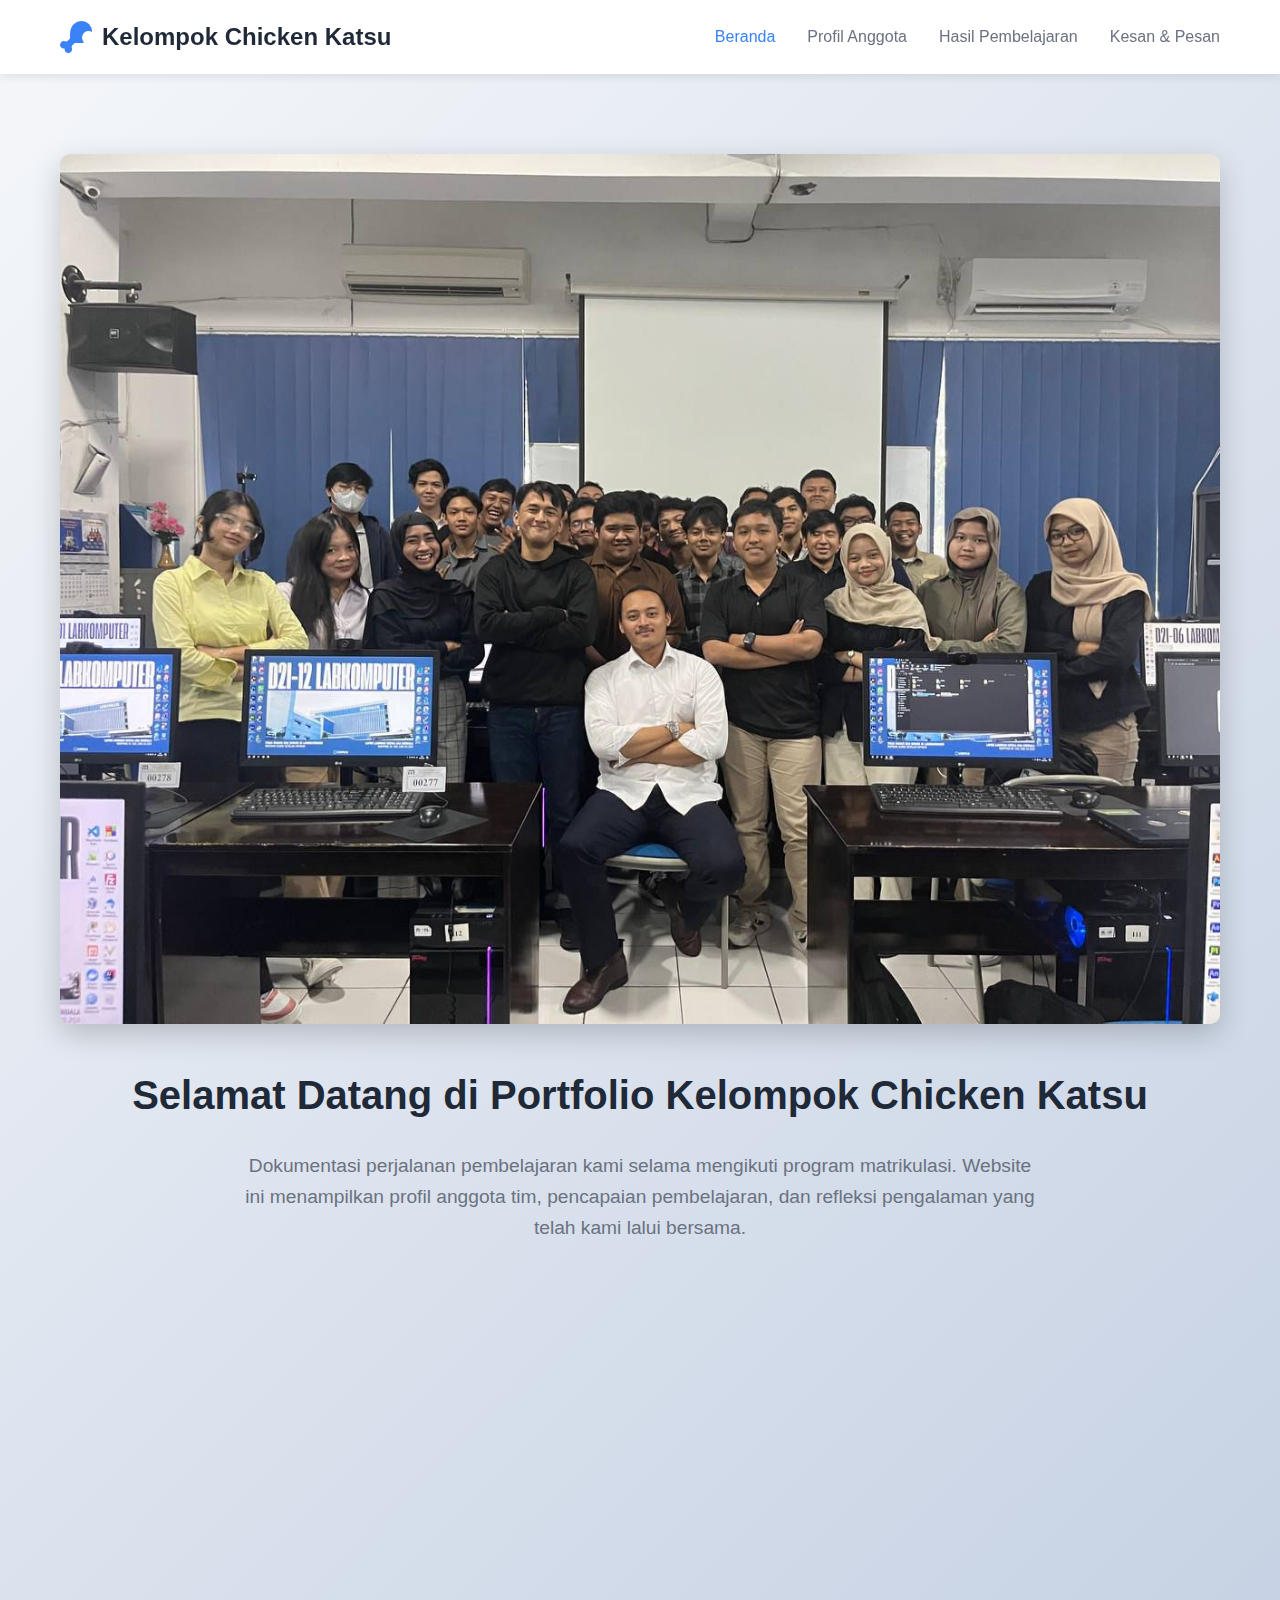
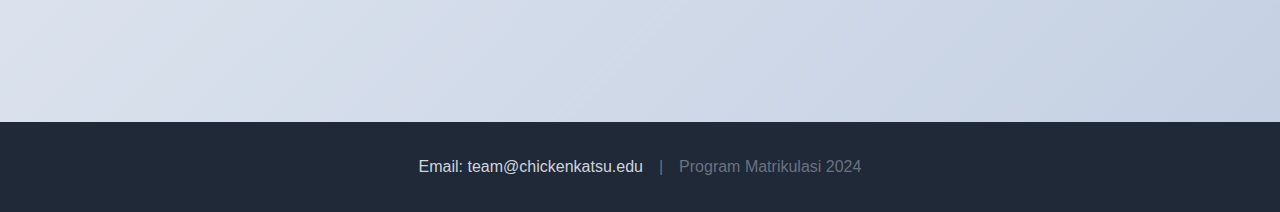
<file: index.html>
<!DOCTYPE html>
<html lang="id">
<head>
    <meta charset="UTF-8">
    <meta name="viewport" content="width=device-width, initial-scale=1.0">
    <title>Kelompok Chicken Katsu</title>
    <link rel="stylesheet" href="styles.css">
    <link href="https://cdnjs.cloudflare.com/ajax/libs/font-awesome/6.0.0/css/all.min.css" rel="stylesheet">
    
</head>
<body>
    <!-- Header -->
    <header class="header">
        <div class="container">
            <div class="nav-brand">
                <i class="fa-solid fa-drumstick-bite"></i>
                <h1>Kelompok Chicken Katsu</h1>
            </div>
            <nav class="nav-menu" id="navMenu">
                <a href="index.html" class="nav-link active">Beranda</a>
                <a href="profil-anggota.html" class="nav-link">Profil Anggota</a>
                <a href="hasil-pembelajaran.html" class="nav-link">Hasil Pembelajaran</a>
                <a href="kesan-pesan.html" class="nav-link">Kesan & Pesan</a>
            </nav>
            <div class="mobile-menu-btn" id="mobileMenuBtn">
                <i class="fas fa-bars"></i>
            </div>
        </div>
    </header>

    <!-- Hero Section -->
    <section class="hero">
        <div class="container">
            <div class="hero-content">
                <div class="hero-image">
                    <img src="photo/banner.jpeg" alt="Tim Matrikulasi Banner">
                </div>
                <h2>Selamat Datang di Portfolio Kelompok Chicken Katsu</h2>
                <p>Dokumentasi perjalanan pembelajaran kami selama mengikuti program matrikulasi. Website ini menampilkan profil anggota tim, pencapaian pembelajaran, dan refleksi pengalaman yang telah kami lalui bersama.</p>
                
                <div class="feature-cards">
                    <a href="profil-anggota.html" class="feature-card">
                        <i class="fas fa-users"></i>
                        <h3>Profil Anggota</h3>
                        <p>Kenali anggota tim dan pencapaian individual</p>
                    </a>
                    <a href="hasil-pembelajaran.html" class="feature-card">
                        <i class="fas fa-book-open"></i>
                        <h3>Hasil Pembelajaran</h3>
                        <p>Skill dan pencapaian yang telah kami peroleh</p>
                    </a>
                    <a href="kesan-pesan.html" class="feature-card">
                        <i class="fas fa-comments"></i>
                        <h3>Kesan & Pesan</h3>
                        <p>Refleksi dan pesan</p>
                    </a>
                </div>
            </div>
        </div>
    </section>

    <!-- Footer -->
    <footer class="footer">
        <div class="container">
            <div class="footer-links">
                <a href="mailto:team@matrikulasi.edu">Email: team@chickenkatsu.edu</a>
                <span>|</span>
                <span>Program Matrikulasi 2024</span>
            </div>
        </div>
    </footer>
    <script src="script.js"></script>
    
</body>
</html>
</file>
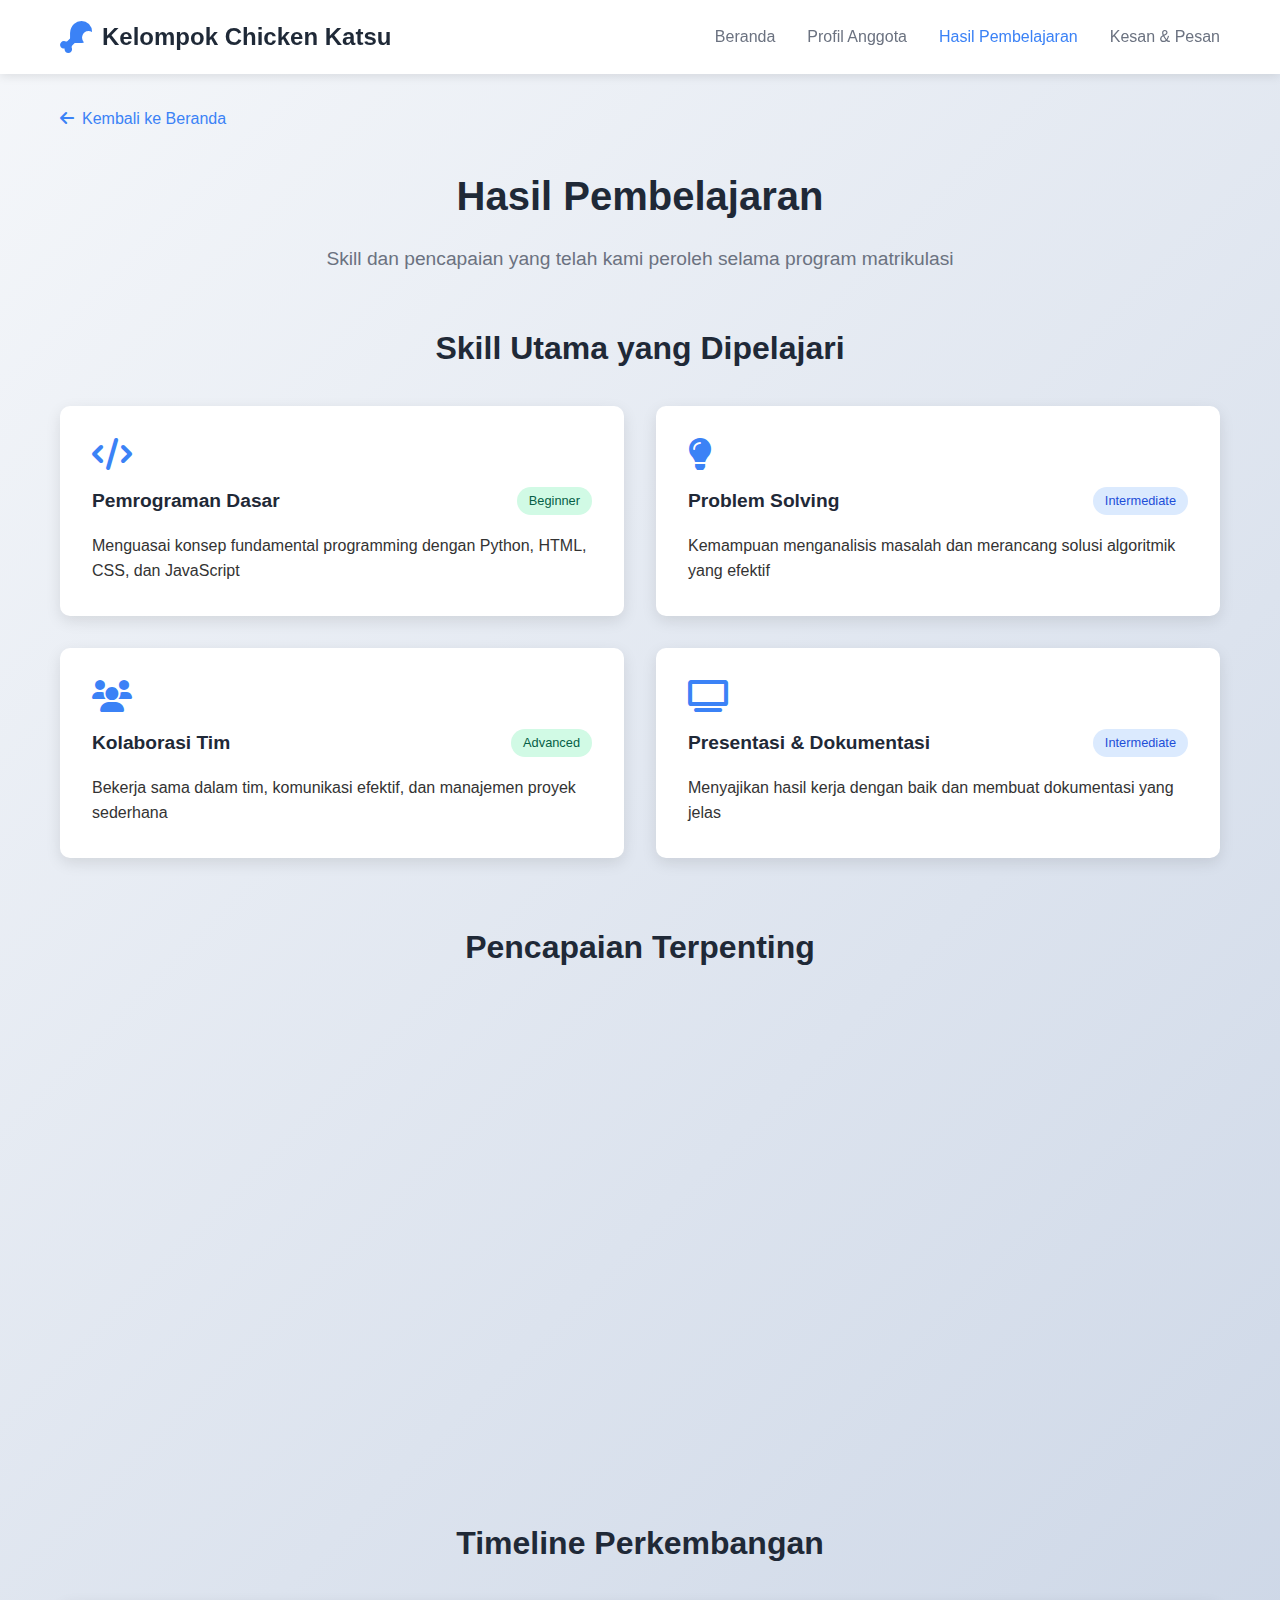
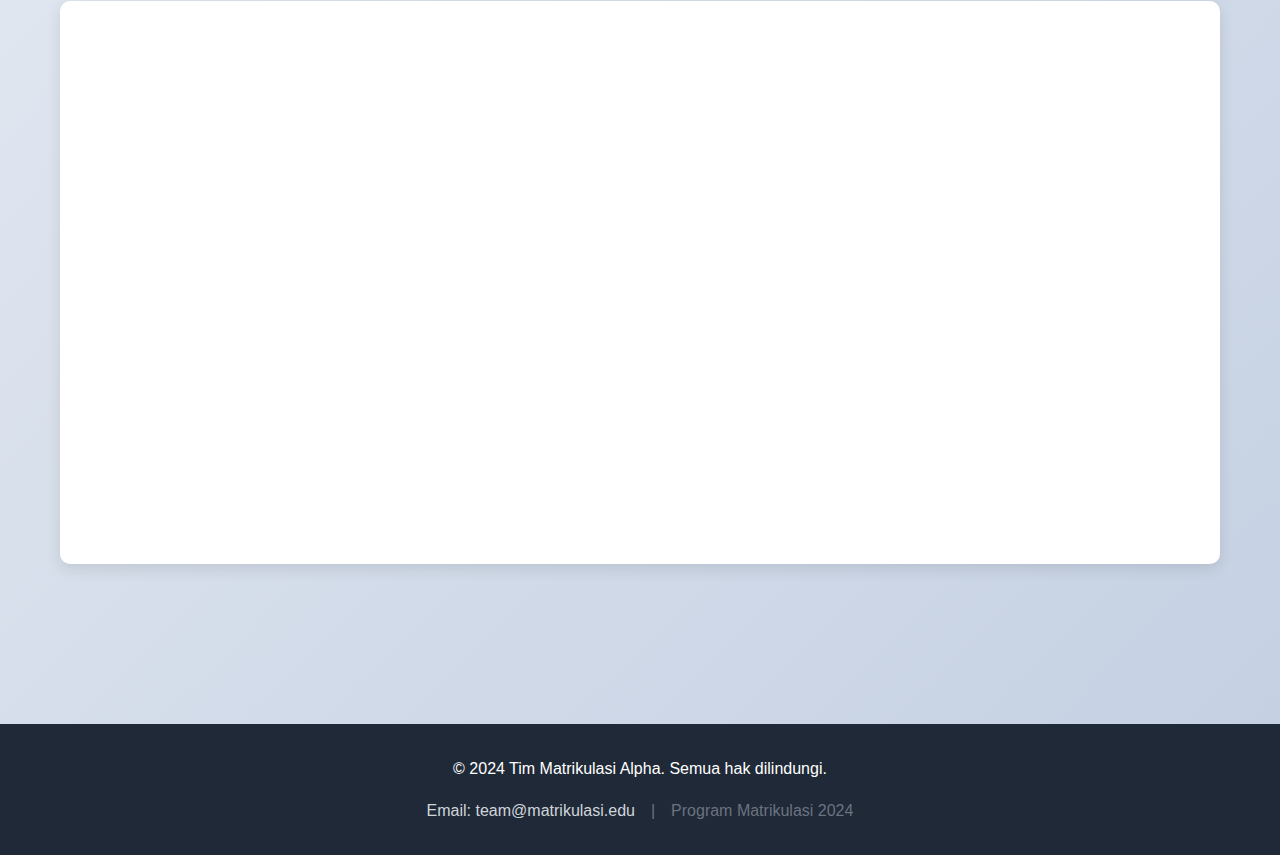
<file: hasil-pembelajaran.html>
<!DOCTYPE html>
<html lang="id">
<head>
    <meta charset="UTF-8">
    <meta name="viewport" content="width=device-width, initial-scale=1.0">
    <title>Hasil Pembelajaran - Tim Matrikulasi Alpha</title>
    <link rel="stylesheet" href="styles.css">
    <link href="https://cdnjs.cloudflare.com/ajax/libs/font-awesome/6.0.0/css/all.min.css" rel="stylesheet">
</head>
<body>
    <!-- Header -->
    <header class="header">
        <div class="container">
            <div class="nav-brand">
                <i class="fa-solid fa-drumstick-bite"></i>
                <h1>Kelompok Chicken Katsu</h1>
            </div>
            <nav class="nav-menu" id="navMenu">
                <a href="index.html" class="nav-link">Beranda</a>
                <a href="profil-anggota.html" class="nav-link">Profil Anggota</a>
                <a href="hasil-pembelajaran.html" class="nav-link active">Hasil Pembelajaran</a>
                <a href="kesan-pesan.html" class="nav-link">Kesan & Pesan</a>
            </nav>
            <div class="mobile-menu-btn" id="mobileMenuBtn">
                <i class="fas fa-bars"></i>
            </div>
        </div>
    </header>

    <!-- Content -->
    <main class="main-content">
        <div class="container">
            <div class="back-link">
                <a href="index.html">
                    <i class="fas fa-arrow-left"></i>
                    Kembali ke Beranda
                </a>
            </div>

            <div class="page-header">
                <h2>Hasil Pembelajaran</h2>
                <p>Skill dan pencapaian yang telah kami peroleh selama program matrikulasi</p>
            </div>

            <!-- Skills Section -->
            <section class="section">
                <h3>Skill Utama yang Dipelajari</h3>
                <div class="skills-grid">
                    <div class="skill-card">
                        <i class="fas fa-code"></i>
                        <div class="skill-info">
                            <h4>Pemrograman Dasar</h4>
                            <span class="skill-level advanced">Beginner</span>
                        </div>
                        <p>Menguasai konsep fundamental programming dengan Python, HTML, CSS, dan JavaScript</p>
                    </div>

                    <div class="skill-card">
                        <i class="fas fa-lightbulb"></i>
                        <div class="skill-info">
                            <h4>Problem Solving</h4>
                            <span class="skill-level intermediate">Intermediate</span>
                        </div>
                        <p>Kemampuan menganalisis masalah dan merancang solusi algoritmik yang efektif</p>
                    </div>

                    <div class="skill-card">
                        <i class="fas fa-users"></i>
                        <div class="skill-info">
                            <h4>Kolaborasi Tim</h4>
                            <span class="skill-level advanced">Advanced</span>
                        </div>
                        <p>Bekerja sama dalam tim, komunikasi efektif, dan manajemen proyek sederhana</p>
                    </div>

                    <div class="skill-card">
                        <i class="fas fa-tv"></i>
                        <div class="skill-info">
                            <h4>Presentasi & Dokumentasi</h4>
                            <span class="skill-level intermediate">Intermediate</span>
                        </div>
                        <p>Menyajikan hasil kerja dengan baik dan membuat dokumentasi yang jelas</p>
                    </div>
                </div>
            </section>

            <!-- Achievements Section -->
            <section class="section">
                <h3>Pencapaian Terpenting</h3>
                <div class="achievements-list">
                    <div class="achievement-item">
                        <div class="achievement-number">1</div>
                        <div class="achievement-content">
                            <h4>Menyelesaikan Course Code.org</h4>
                            <p>Semua anggota tim berhasil menyelesaikan course programming fundamentals di Code.org dengan nilai memuaskan</p>
                        </div>
                    </div>

                    <div class="achievement-item">
                        <div class="achievement-number">2</div>
                        <div class="achievement-content">
                            <h4>Proyek Website Portfolio Tim</h4>
                            <p>Berhasil mengembangkan website portfolio yang responsif dan user-friendly menggunakan HTML, CSS, dan JavaScript</p>
                        </div>
                    </div>

                    <div class="achievement-item">
                        <div class="achievement-number">3</div>
                        <div class="achievement-content">
                            <h4>Presentasi Akhir Program</h4>
                            <p>Mempresentasikan hasil pembelajaran dan proyek di hadapan dosen dan mahasiswa lain dengan percaya diri</p>
                        </div>
                    </div>
                </div>
            </section>

            <!-- Timeline Section -->
            <section class="section">
                <h3>Timeline Perkembangan</h3>
                <div class="timeline">
                    <div class="timeline-item">
                        <div class="timeline-icon">
                            <i class="fas fa-calendar"></i>
                        </div>
                        <div class="timeline-content">
                            <span class="timeline-week">Minggu 1-2</span>
                            <h4>Pengenalan Dasar</h4>
                            <p>Belajar konsep dasar programming dan algoritma</p>
                        </div>
                    </div>

                    <div class="timeline-item">
                        <div class="timeline-icon">
                            <i class="fas fa-calendar"></i>
                        </div>
                        <div class="timeline-content">
                            <span class="timeline-week">Minggu 3-4</span>
                            <h4>Praktik Coding</h4>
                            <p>Mulai coding dengan Python dan menyelesaikan challenge di Code.org</p>
                        </div>
                    </div>

                    <div class="timeline-item">
                        <div class="timeline-icon">
                            <i class="fas fa-calendar"></i>
                        </div>
                        <div class="timeline-content">
                            <span class="timeline-week">Minggu 5-6</span>
                            <h4>Web Development</h4>
                            <p>Belajar HTML, CSS, dan JavaScript untuk pengembangan web</p>
                        </div>
                    </div>

                    <div class="timeline-item">
                        <div class="timeline-icon">
                            <i class="fas fa-calendar"></i>
                        </div>
                        <div class="timeline-content">
                            <span class="timeline-week">Minggu 7-8</span>
                            <h4>Proyek Tim</h4>
                            <p>Mengerjakan proyek website portfolio secara kolaboratif</p>
                        </div>
                    </div>
                </div>
            </section>
        </div>
    </main>

    <!-- Footer -->
    <footer class="footer">
        <div class="container">
            <p>&copy; 2024 Tim Matrikulasi Alpha. Semua hak dilindungi.</p>
            <div class="footer-links">
                <a href="mailto:team@matrikulasi.edu">Email: team@matrikulasi.edu</a>
                <span>|</span>
                <span>Program Matrikulasi 2024</span>
            </div>
        </div>
    </footer>

    <script src="script.js"></script>
</body>
</html>
</file>
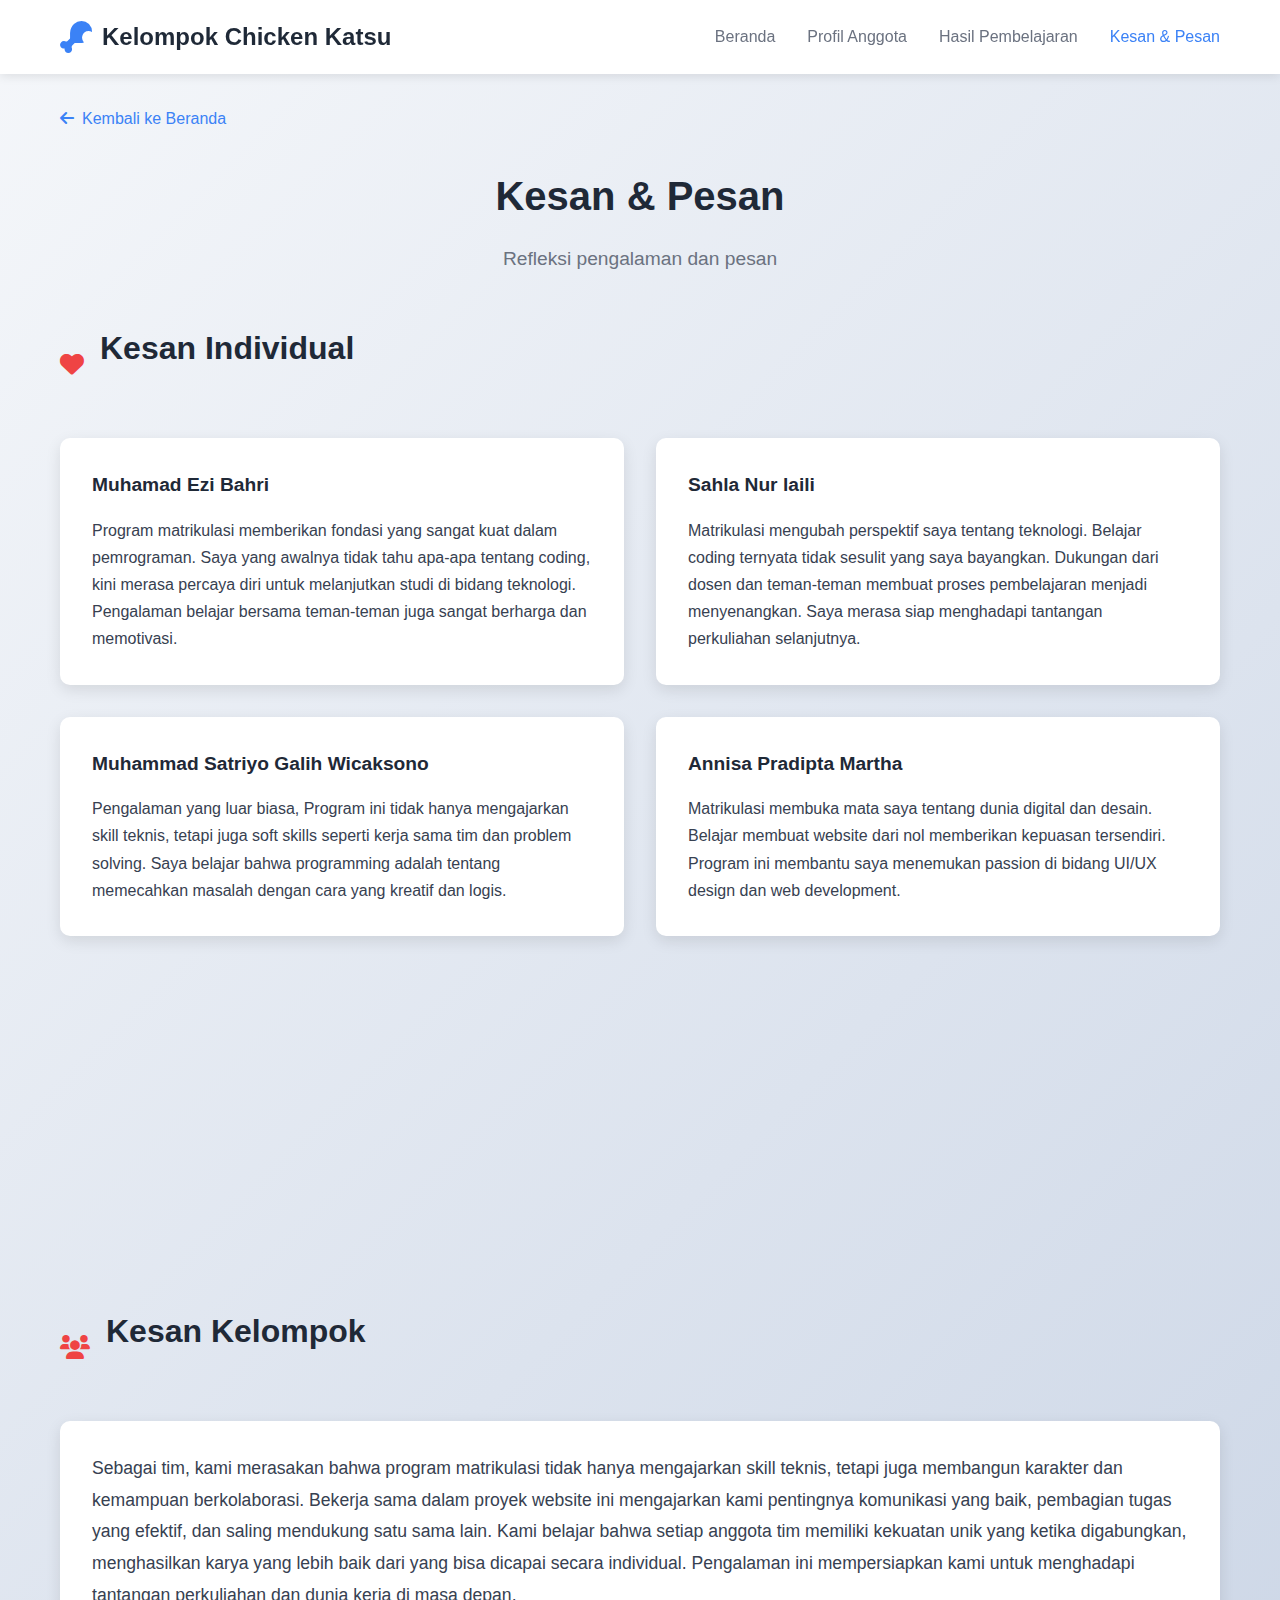
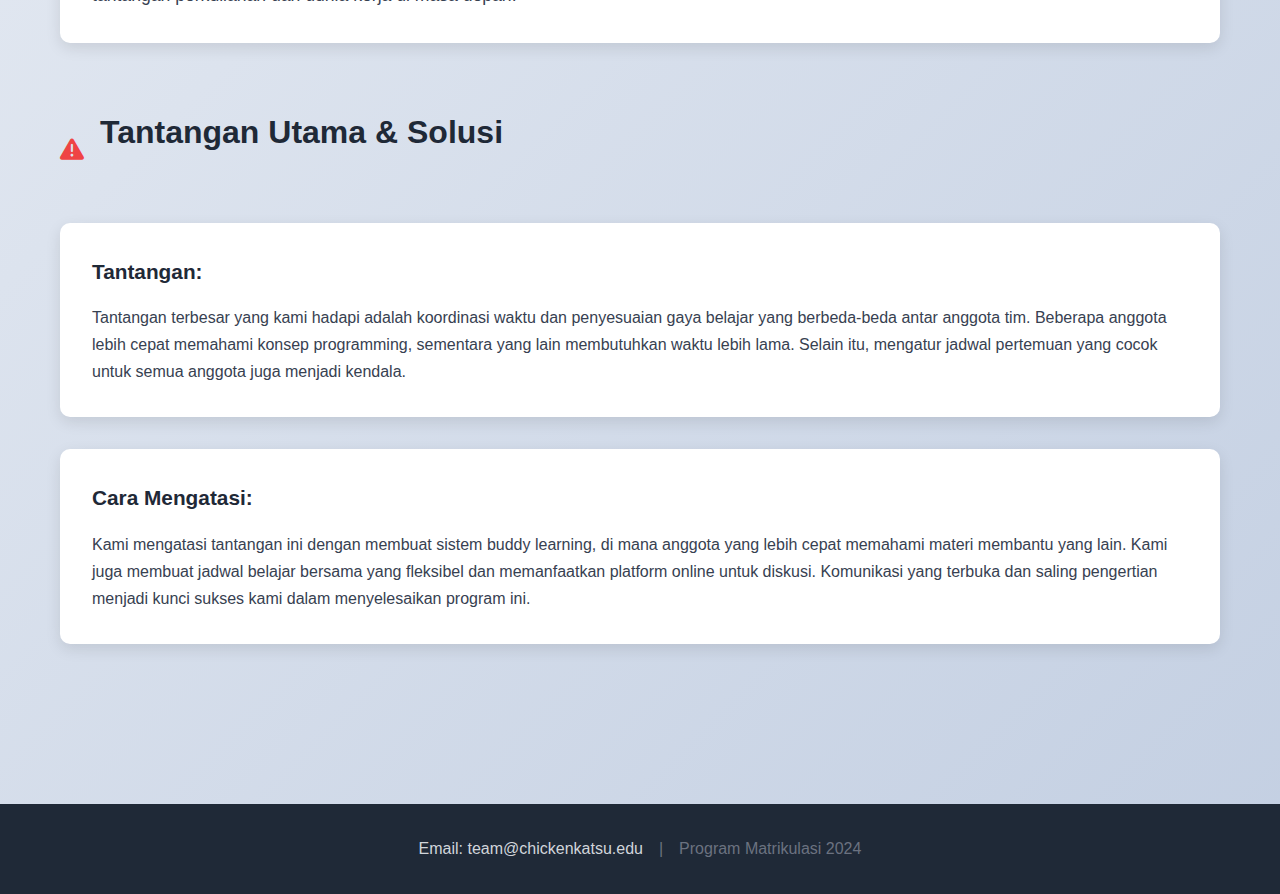
<file: kesan-pesan.html>
<!DOCTYPE html>
<html lang="id">
<head>
    <meta charset="UTF-8">
    <meta name="viewport" content="width=device-width, initial-scale=1.0">
    <title>Kesan & Pesan - Tim Matrikulasi Alpha</title>
    <link rel="stylesheet" href="styles.css">
    <link href="https://cdnjs.cloudflare.com/ajax/libs/font-awesome/6.0.0/css/all.min.css" rel="stylesheet">
</head>
<body>
    <!-- Header -->
   <header class="header">
    <div class="container">
        <div class="nav-brand">
            <i class="fa-solid fa-drumstick-bite"></i>
            <h1>Kelompok Chicken Katsu</h1>
        </div>
        <nav class="nav-menu" id="navMenu">
            <a href="index.html" class="nav-link">Beranda</a>
            <a href="profil-anggota.html" class="nav-link">Profil Anggota</a>
            <a href="hasil-pembelajaran.html" class="nav-link">Hasil Pembelajaran</a>
            <a href="kesan-pesan.html" class="nav-link active">Kesan & Pesan</a>
        </nav>
        <div class="mobile-menu-btn" id="mobileMenuBtn">
            <i class="fas fa-bars"></i>
        </div>
    </div>
    </header>

    <!-- Content -->
    <main class="main-content">
        <div class="container">
            <div class="back-link">
                <a href="index.html">
                    <i class="fas fa-arrow-left"></i>
                    Kembali ke Beranda
                </a>
            </div>

            <div class="page-header">
                <h2>Kesan & Pesan</h2>
                <p>Refleksi pengalaman dan pesan</p>
            </div>

            <!-- Individual Impressions -->
            <section class="section">
                <div class="section-header">
                    <i class="fas fa-heart"></i>
                    <h3>Kesan Individual</h3>
                </div>
                <div class="impressions-grid">
                    <div class="impression-card">
                        <h4>Muhamad Ezi Bahri</h4>
                        <p>Program matrikulasi memberikan fondasi yang sangat kuat dalam pemrograman. Saya yang awalnya tidak tahu apa-apa tentang coding, kini merasa percaya diri untuk melanjutkan studi di bidang teknologi. Pengalaman belajar bersama teman-teman juga sangat berharga dan memotivasi.</p>
                    </div>

                    <div class="impression-card">
                        <h4>Sahla Nur laili</h4>
                        <p>Matrikulasi mengubah perspektif saya tentang teknologi. Belajar coding ternyata tidak sesulit yang saya bayangkan. Dukungan dari dosen dan teman-teman membuat proses pembelajaran menjadi menyenangkan. Saya merasa siap menghadapi tantangan perkuliahan selanjutnya.</p>
                    </div>

                    <div class="impression-card">
                        <h4>Muhammad Satriyo Galih Wicaksono</h4>
                        <p>Pengalaman yang luar biasa, Program ini tidak hanya mengajarkan skill teknis, tetapi juga soft skills seperti kerja sama tim dan problem solving. Saya belajar bahwa programming adalah tentang memecahkan masalah dengan cara yang kreatif dan logis.</p>
                    </div>

                    <div class="impression-card">
                        <h4>Annisa Pradipta Martha</h4>
                        <p>Matrikulasi membuka mata saya tentang dunia digital dan desain. Belajar membuat website dari nol memberikan kepuasan tersendiri. Program ini membantu saya menemukan passion di bidang UI/UX design dan web development.</p>
                    </div>

                    <div class="impression-card">
                        <h4>Della Puspitasari</h4>
                        <p>Program matrikulasi telah membuka wawasan saya tentang dunia pemrograman. Saya yang dulunya awam kini memiliki dasar yang kuat untuk melangkah ke tahap pembelajaran yang lebih tinggi. Kebersamaan dengan teman-teman dalam belajar memberikan motivasi tambahan untuk terus mengembangkan diri di bidang teknologi.</p>
                    </div>
                </div>
            </section>

            <!-- Group Impression -->
            <section class="section">
                <div class="section-header">
                    <i class="fas fa-users"></i>
                    <h3>Kesan Kelompok</h3>
                </div>
                <div class="group-impression">
                    <p>Sebagai tim, kami merasakan bahwa program matrikulasi tidak hanya mengajarkan skill teknis, tetapi juga membangun karakter dan kemampuan berkolaborasi. Bekerja sama dalam proyek website ini mengajarkan kami pentingnya komunikasi yang baik, pembagian tugas yang efektif, dan saling mendukung satu sama lain. Kami belajar bahwa setiap anggota tim memiliki kekuatan unik yang ketika digabungkan, menghasilkan karya yang lebih baik dari yang bisa dicapai secara individual. Pengalaman ini mempersiapkan kami untuk menghadapi tantangan perkuliahan dan dunia kerja di masa depan.</p>
                </div>
            </section>

            <!-- Challenge Section -->
            <section class="section">
                <div class="section-header">
                    <i class="fas fa-exclamation-triangle"></i>
                    <h3>Tantangan Utama & Solusi</h3>
                </div>
                <div class="challenge-section">
                    <div class="challenge-item">
                        <h4>Tantangan:</h4>
                        <p>Tantangan terbesar yang kami hadapi adalah koordinasi waktu dan penyesuaian gaya belajar yang berbeda-beda antar anggota tim. Beberapa anggota lebih cepat memahami konsep programming, sementara yang lain membutuhkan waktu lebih lama. Selain itu, mengatur jadwal pertemuan yang cocok untuk semua anggota juga menjadi kendala.</p>
                    </div>
                    <div class="solution-item">
                        <h4>Cara Mengatasi:</h4>
                        <p>Kami mengatasi tantangan ini dengan membuat sistem buddy learning, di mana anggota yang lebih cepat memahami materi membantu yang lain. Kami juga membuat jadwal belajar bersama yang fleksibel dan memanfaatkan platform online untuk diskusi. Komunikasi yang terbuka dan saling pengertian menjadi kunci sukses kami dalam menyelesaikan program ini.</p>
                    </div>
                </div>
            </section>
        </div>
    </main>

    <!-- Footer -->
    <footer class="footer">
        <div class="container">
            <div class="footer-links">
                <a href="mailto:team@matrikulasi.edu">Email: team@chickenkatsu.edu</a>
                <span>|</span>
                <span>Program Matrikulasi 2024</span>
            </div>
        </div>
    </footer>
    <script src="script.js"></script>

    <script src="script.js"></script>
</body>
</html>
</file>
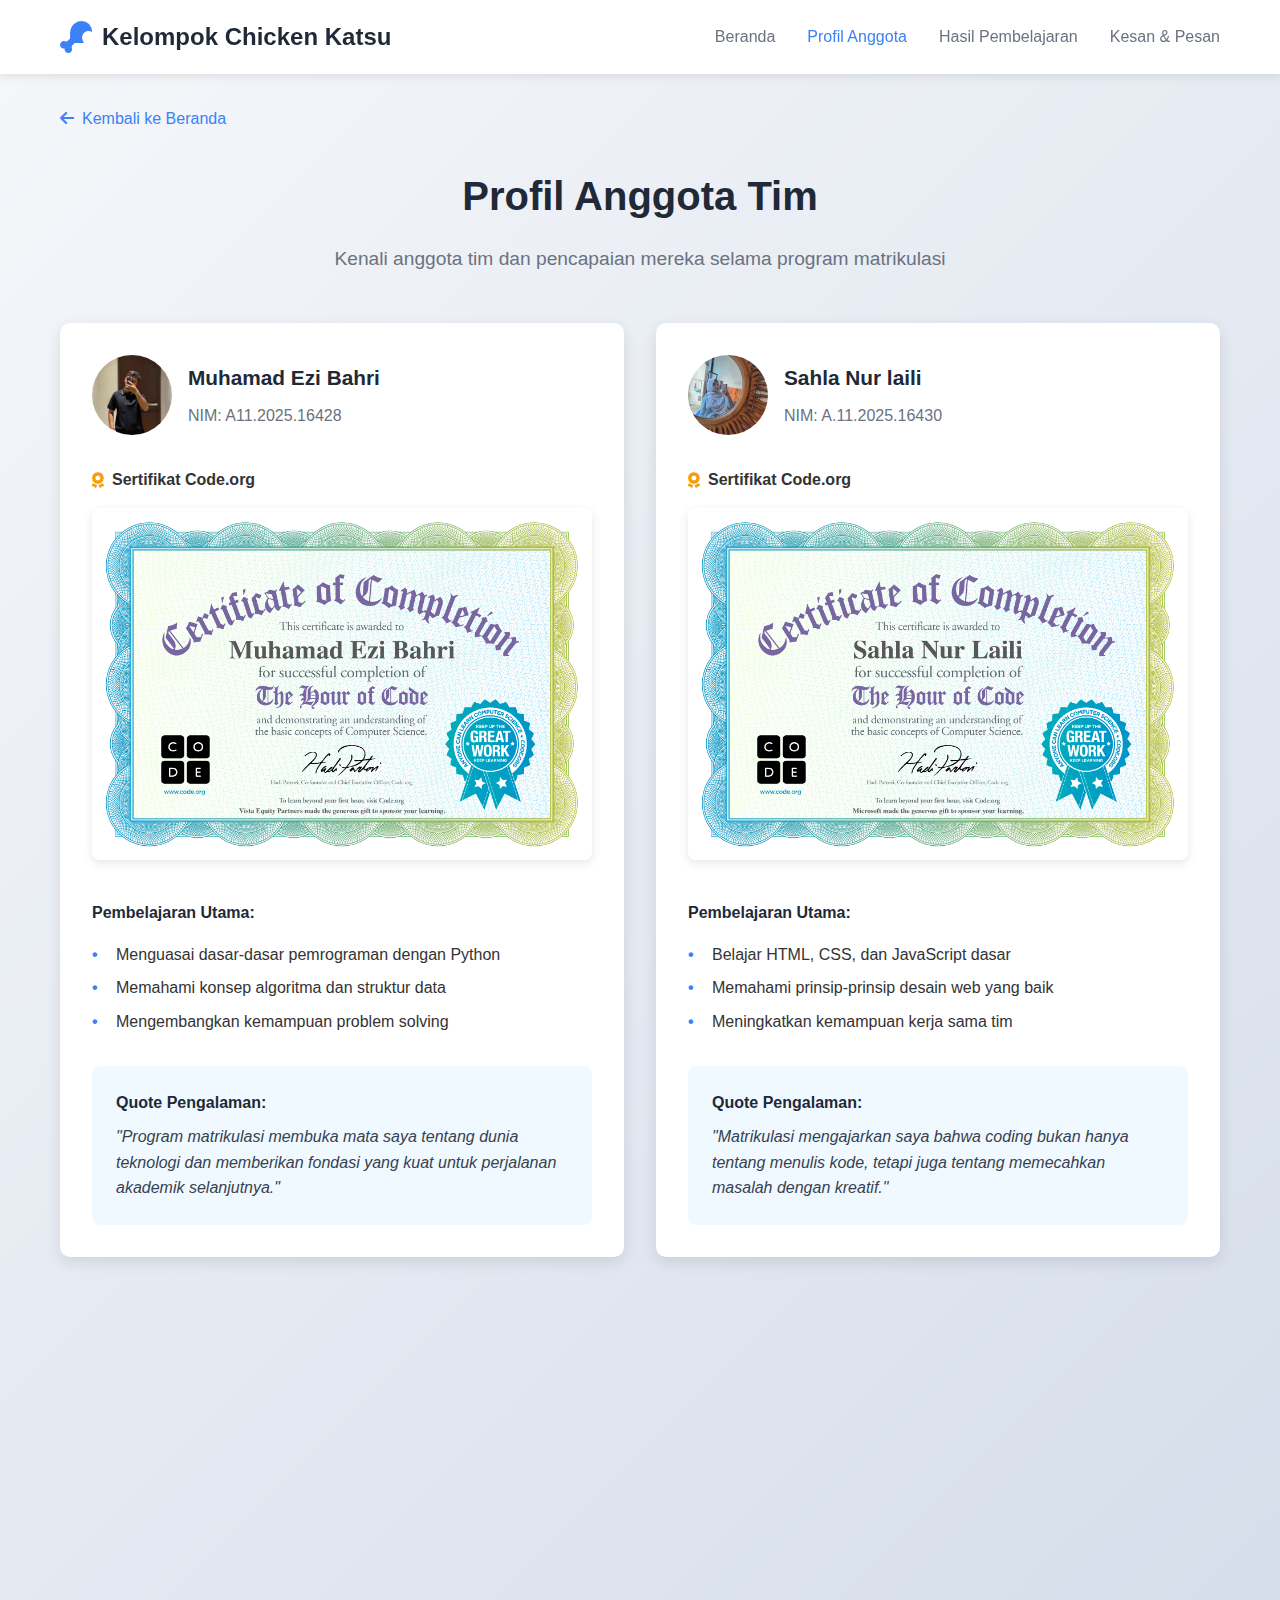
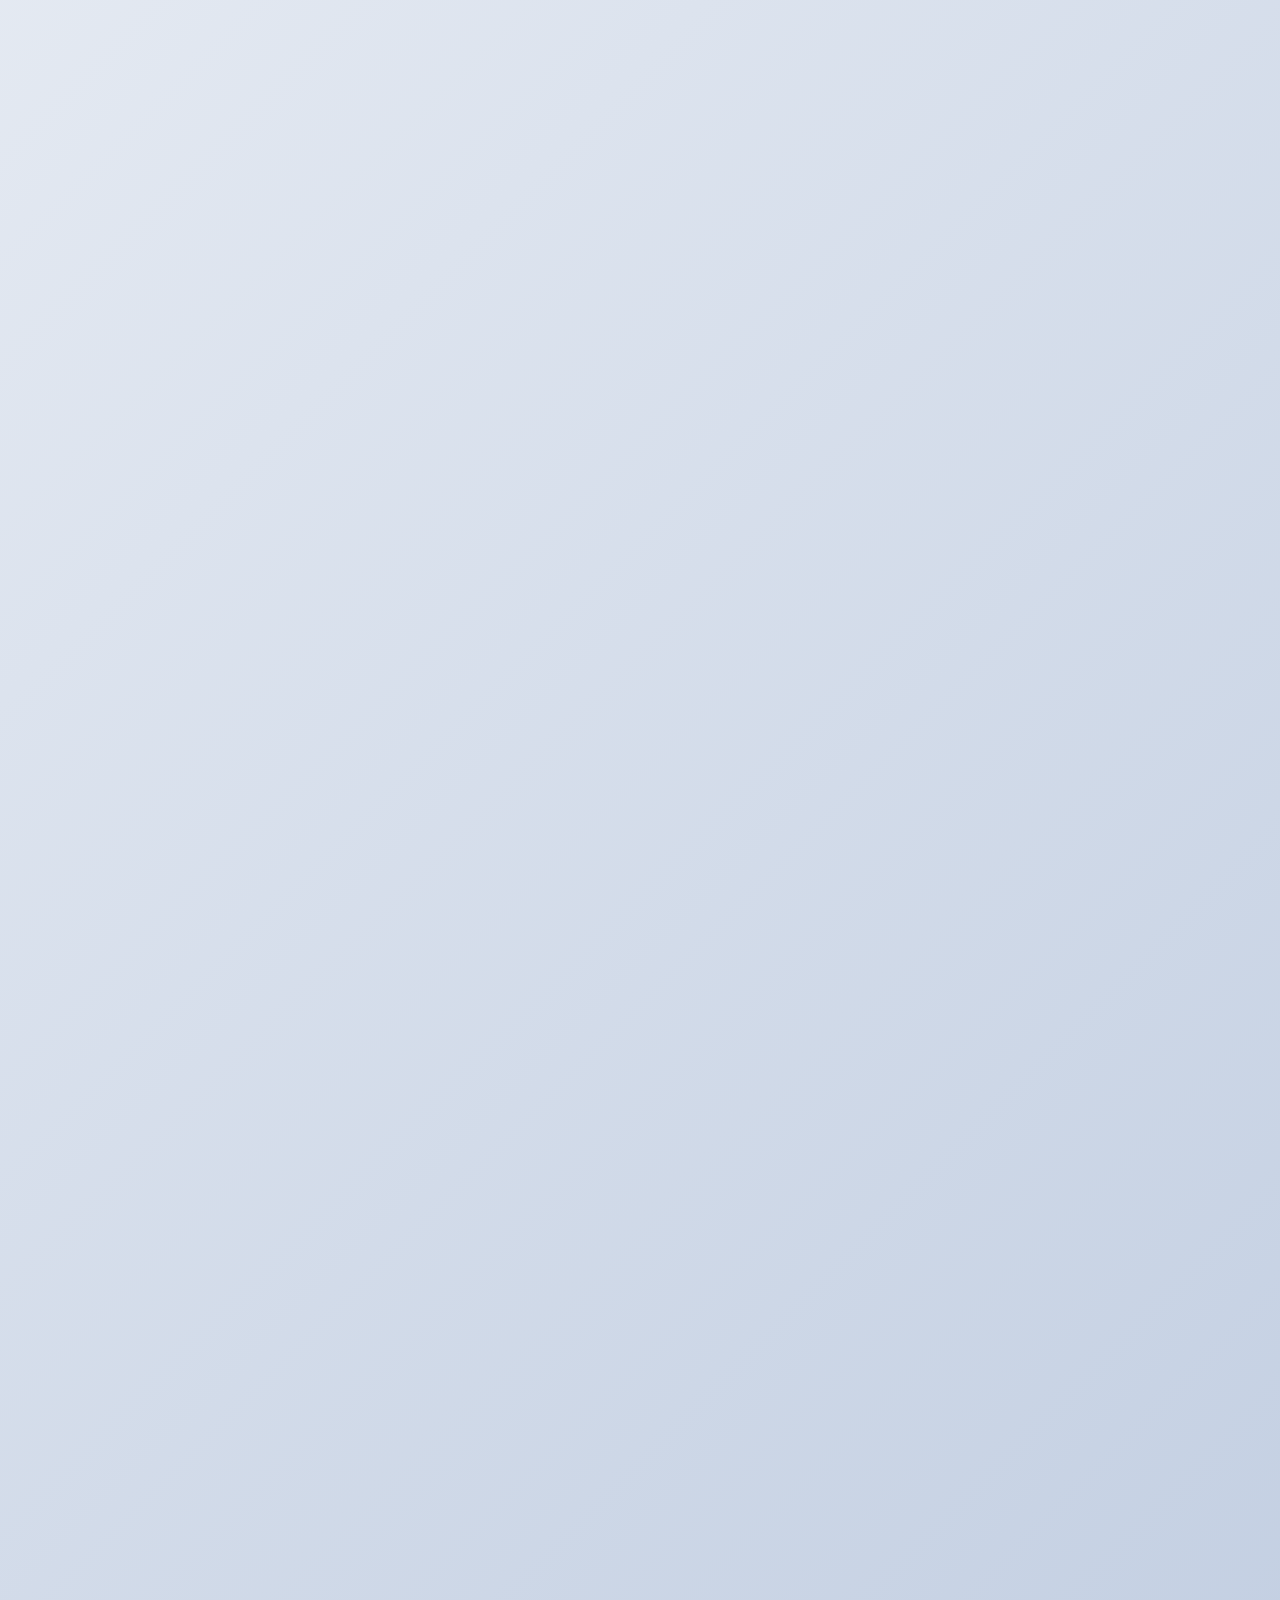
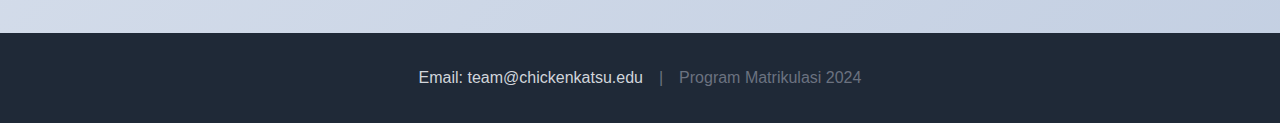
<file: profil-anggota.html>
<!DOCTYPE html>
<html lang="id">
<head>
    <meta charset="UTF-8">
    <meta name="viewport" content="width=device-width, initial-scale=1.0">
    <title>Profil Anggota - Tim Matrikulasi Alpha</title>
    <link rel="stylesheet" href="styles.css">
    <link href="https://cdnjs.cloudflare.com/ajax/libs/font-awesome/6.0.0/css/all.min.css" rel="stylesheet">
</head>
<body>
    
   <!-- Header -->
   <header class="header">
    <div class="container">
        <div class="nav-brand">
            <i class="fa-solid fa-drumstick-bite"></i>
            <h1>Kelompok Chicken Katsu</h1>
        </div>
        <nav class="nav-menu" id="navMenu">
            <a href="index.html" class="nav-link">Beranda</a>
            <a href="profil-anggota.html" class="nav-link active">Profil Anggota</a>
            <a href="hasil-pembelajaran.html" class="nav-link">Hasil Pembelajaran</a>
            <a href="kesan-pesan.html" class="nav-link">Kesan & Pesan</a>
        </nav>
        <div class="mobile-menu-btn" id="mobileMenuBtn">
            <i class="fas fa-bars"></i>
        </div>
    </div>
    </header>

    <!-- Content -->
    <main class="main-content">
        <div class="container">
            <div class="back-link">
                <a href="index.html">
                    <i class="fas fa-arrow-left"></i>
                    Kembali ke Beranda
                </a>
            </div>

            <div class="page-header">
                <h2>Profil Anggota Tim</h2>
                <p>Kenali anggota tim dan pencapaian mereka selama program matrikulasi</p>
            </div>

            <div class="members-grid">
                <!-- Member 1 -->
                <div class="member-card">
                    <div class="member-info">
                        <img src="photo/ezy-poto.jpeg" alt="ezy" class="member-photo">
                        <div class="member-details">
                            <h3>Muhamad Ezi Bahri</h3>
                            <p>NIM: A11.2025.16428</p>
                        </div>
                    </div>
                    
                    <div class="certificate-section">
                        <div class="certificate-header">
                            <i class="fas fa-award"></i>
                            <h4>Sertifikat Code.org</h4>
                        </div>
                        <img src="photo/ezy.jpg" alt="Sertifikat Code.org Ezy" class="certificate-img">
                    </div>

                    <div class="learning-points">
                        <h4>Pembelajaran Utama:</h4>
                        <ul>
                            <li>Menguasai dasar-dasar pemrograman dengan Python</li>
                            <li>Memahami konsep algoritma dan struktur data</li>
                            <li>Mengembangkan kemampuan problem solving</li>
                        </ul>
                    </div>

                    <div class="quote-section">
                        <h4>Quote Pengalaman:</h4>
                        <p>"Program matrikulasi membuka mata saya tentang dunia teknologi dan memberikan fondasi yang kuat untuk perjalanan akademik selanjutnya."</p>
                    </div>
                </div>

                <!-- Member 2 -->
                <div class="member-card">
                    <div class="member-info">
                        <img src="photo/sahla-poto.jpeg" alt="Foto Sahla" class="member-photo">
                        <div class="member-details">
                            <h3>Sahla Nur laili</h3>
                            <p>NIM: A.11.2025.16430</p>
                        </div>
                    </div>
                    
                    <div class="certificate-section">
                        <div class="certificate-header">
                            <i class="fas fa-award"></i>
                            <h4>Sertifikat Code.org</h4>
                        </div>
                        <img src="photo/sahla.jpeg" alt="Sertifikat Code.org Sahla" class="certificate-img">
                    </div>

                    <div class="learning-points">
                        <h4>Pembelajaran Utama:</h4>
                        <ul>
                            <li>Belajar HTML, CSS, dan JavaScript dasar</li>
                            <li>Memahami prinsip-prinsip desain web yang baik</li>
                            <li>Meningkatkan kemampuan kerja sama tim</li>
                        </ul>
                    </div>

                    <div class="quote-section">
                        <h4>Quote Pengalaman:</h4>
                        <p>"Matrikulasi mengajarkan saya bahwa coding bukan hanya tentang menulis kode, tetapi juga tentang memecahkan masalah dengan kreatif."</p>
                    </div>
                </div>

                <!-- Member 3 -->
                <div class="member-card">
                    <div class="member-info">
                        <img src="photo/galih-poto.jpeg" alt="Foto Galih" class="member-photo">
                        <div class="member-details">
                            <h3>Muhammad Satriyo Galih Wicaksono</h3>
                            <p>NIM: A11.2025.16441</p>
                        </div>
                    </div>
                    
                    <div class="certificate-section">
                        <div class="certificate-header">
                            <i class="fas fa-award"></i>
                            <h4>Sertifikat Code.org</h4>
                        </div>
                        <img src="photo/galih.jpeg" alt="Sertifikat Code.org Galih" class="certificate-img">
                    </div>

                    <div class="learning-points">
                        <h4>Pembelajaran Utama:</h4>
                        <ul>
                            <li>Menguasai konsep database dan SQL dasar</li>
                            <li>Memahami metodologi pengembangan software</li>
                            <li>Mengembangkan soft skills komunikasi</li>
                        </ul>
                    </div>

                    <div class="quote-section">
                        <h4>Quote Pengalaman:</h4>
                        <p>"Langkah kecil dalam matrikulasi hari ini akan menjadi pijakan besar untuk pencapaian esok hari.."</p>
                    </div>
                </div>

                <!-- Member 4 -->
                <div class="member-card">
                    <div class="member-info">
                        <img src="photo/matha-poto.jpeg" alt="Foto Martha" class="member-photo">
                        <div class="member-details">
                            <h3>Annisa Pradipta Martha</h3>
                            <p>NIM: A11.2025.16450</p>
                        </div>
                    </div>
                    
                    <div class="certificate-section">
                        <div class="certificate-header">
                            <i class="fas fa-award"></i>
                            <h4>Sertifikat Code.org</h4>
                        </div>
                        <img src="photo/martha.jpg" alt="Sertifikat Code.org Martha" class="certificate-img">
                    </div>

                    <div class="learning-points">
                        <h4>Pembelajaran Utama:</h4>
                        <ul>
                            <li>Belajar UI/UX design principles</li>
                            <li>Memahami responsive web design</li>
                            <li>Meningkatkan kemampuan presentasi</li>
                        </ul>
                    </div>
                    <div class="quote-section">
                        <h4>Quote Pengalaman:</h4>
                        <p>"Langkah kecil dalam matrikulasi hari ini akan menjadi pijakan besar untuk pencapaian esok hari.."</p>
                    </div>
                </div>

                    <!-- Member 5 -->
                <div class="member-card">
                    <div class="member-info">
                        <img src="photo/Della-poto.jpeg" alt="Foto Della" class="member-photo">
                        <div class="member-details">
                            <h3>Della Puspitasari</h3>
                            <p>NIM: A11.2025.16422</p>
                        </div>
                    </div>
                    
                    <div class="certificate-section">
                        <div class="certificate-header">
                            <i class="fas fa-award"></i>
                            <h4>Sertifikat Code.org</h4>
                        </div>
                        <img src="photo/della.jpeg" alt="Sertifikat Code.org Della" class="certificate-img">
                    </div>

                    <div class="learning-points">
                        <h4>Pembelajaran Utama:</h4>
                        <ul>
                            <li>Menguasai konsep database dan SQL dasar</li>
                            <li>Memahami metodologi pengembangan software</li>
                            <li>Mengembangkan soft skills komunikasi</li>
                        </ul>
                    </div>

                    <div class="quote-section">
                        <h4>Quote Pengalaman:</h4>
                        <p>"Matrikulasi memberi saya kepercayaan diri untuk mengejar passion saya di bidang teknologi dan desain."</p>
                    </div>
                </div>
            </div>
        </div>
    </main>

    <!-- Footer -->
    <footer class="footer">
        <div class="container">
            <div class="footer-links">
                <a href="mailto:team@matrikulasi.edu">Email: team@chickenkatsu.edu</a>
                <span>|</span>
                <span>Program Matrikulasi 2024</span>
            </div>
        </div>
    </footer>
    <script src="script.js"></script>
</body>
</html>
</file>
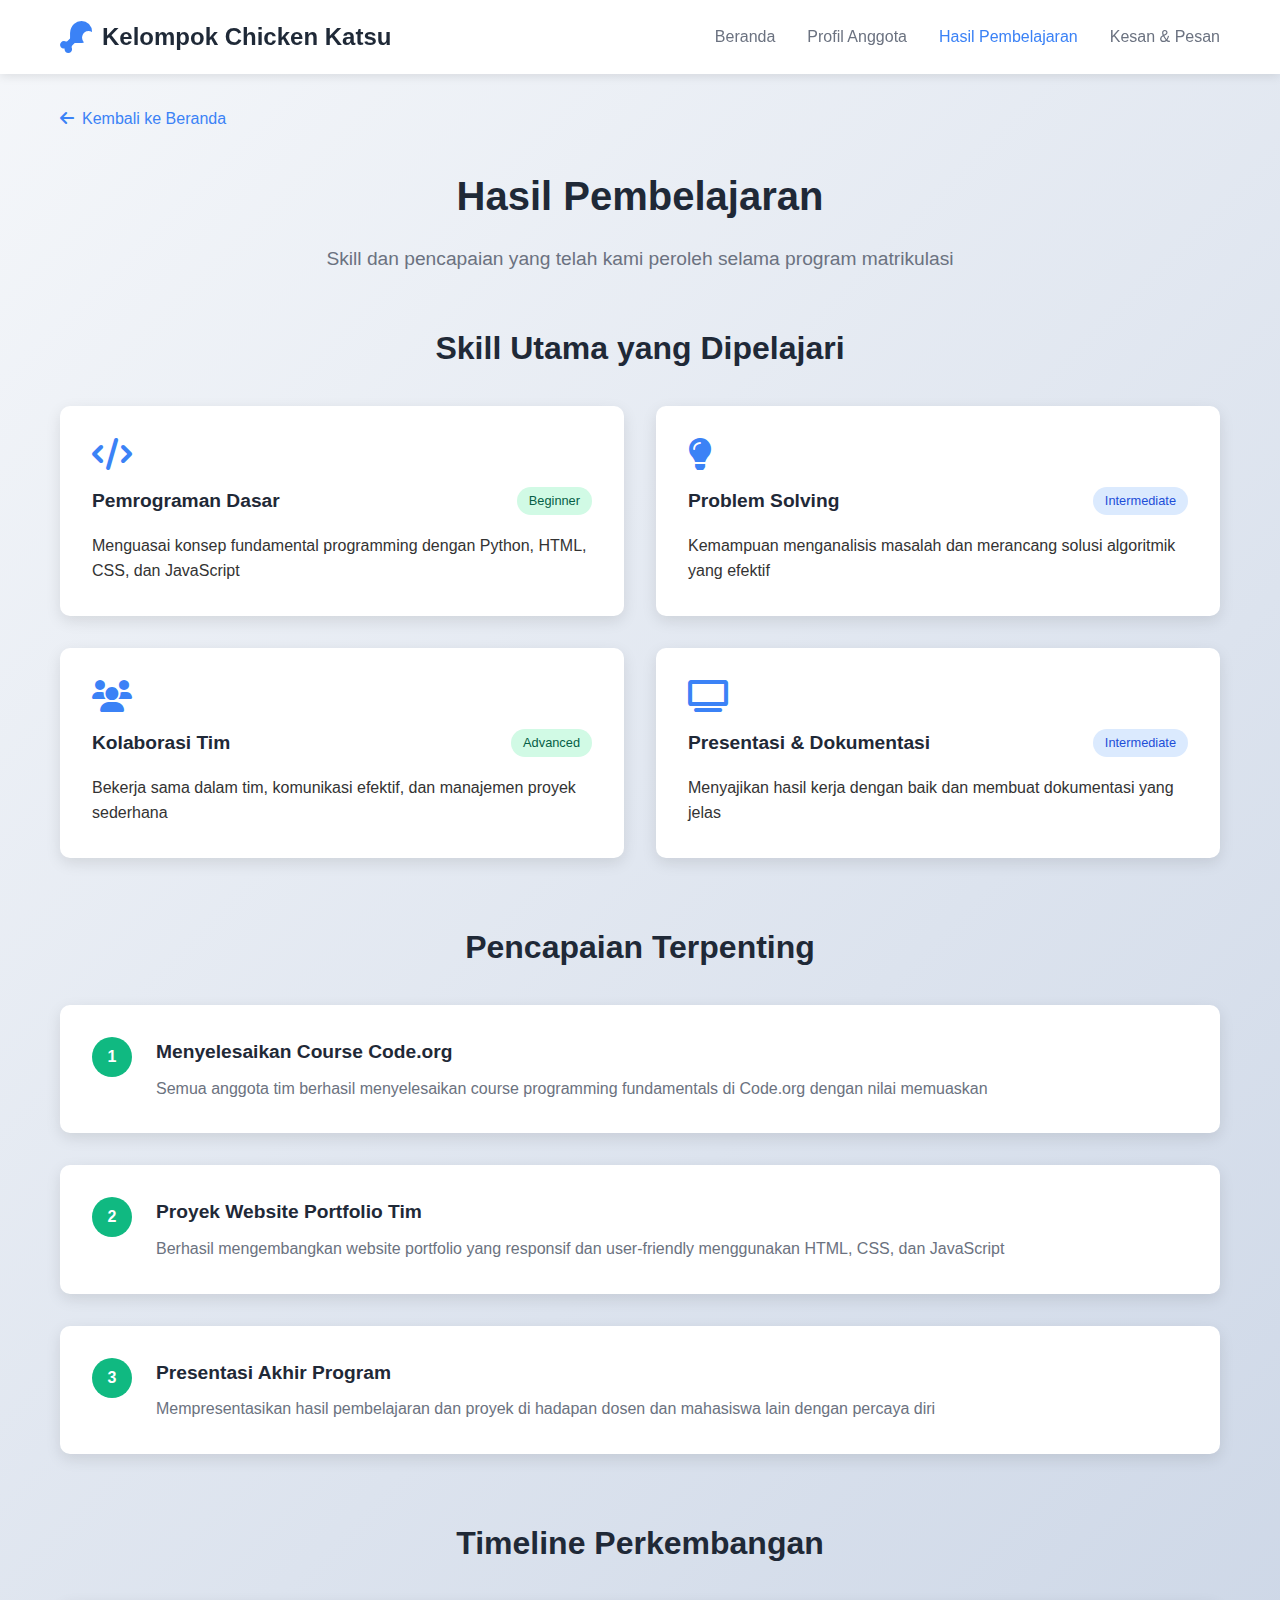
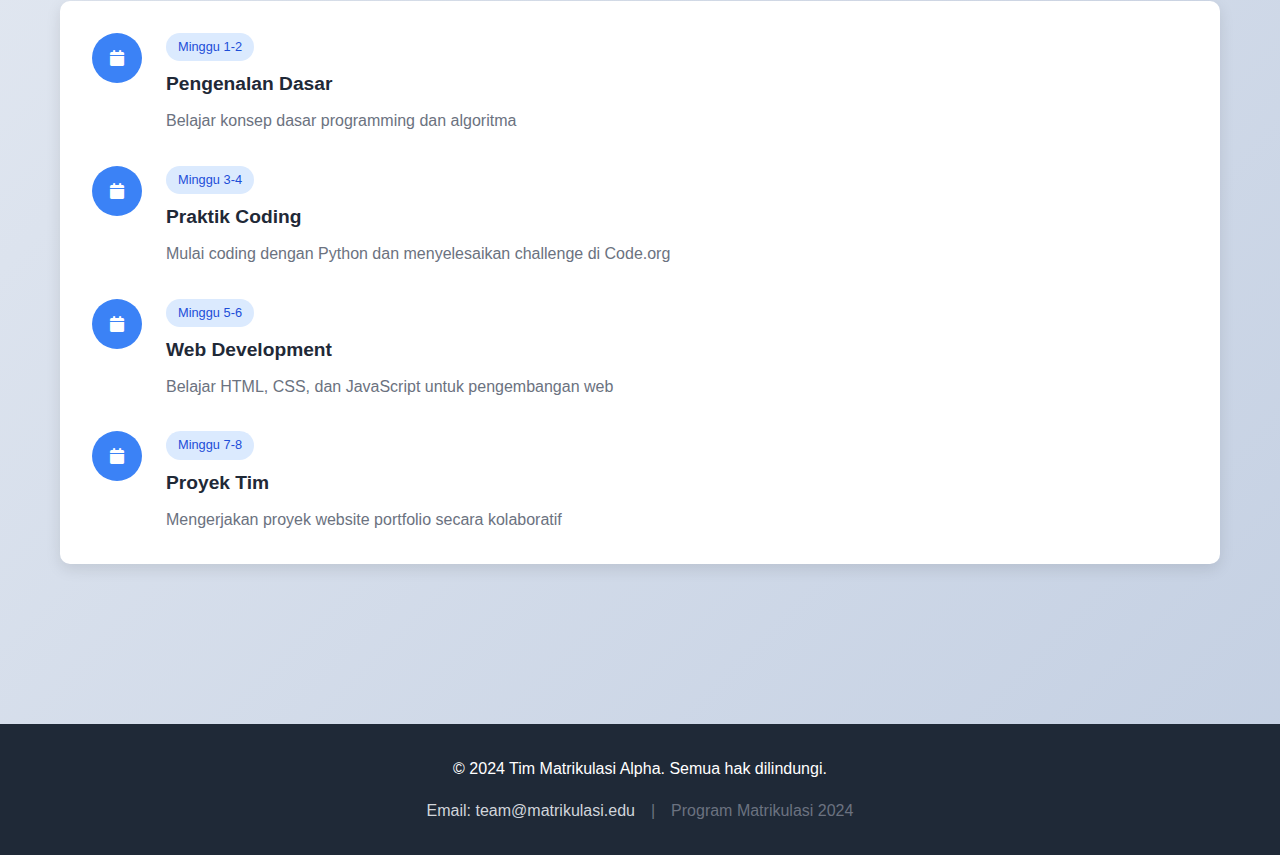
<file: public/hasil-pembelajaran.html>
<!DOCTYPE html> <!-- Menentukan dokumen ini adalah HTML5 -->
<html lang="id"> <!-- Awal dokumen HTML dengan bahasa Indonesia -->
<head> <!-- Bagian head berisi metadata dan link eksternal -->
    <meta charset="UTF-8"> <!-- Mengatur encoding karakter agar mendukung semua karakter -->
    <meta name="viewport" content="width=device-width, initial-scale=1.0"> <!-- Membuat tampilan responsif di mobile -->
    <title>Hasil Pembelajaran - Tim Matrikulasi Alpha</title> <!-- Judul halaman yang tampil di tab browser -->
    <link rel="stylesheet" href="styles.css"> <!-- Menghubungkan file CSS utama -->
    <link href="https://cdnjs.cloudflare.com/ajax/libs/font-awesome/6.0.0/css/all.min.css" rel="stylesheet"> <!-- Import ikon Font Awesome -->
</head>
<body> <!-- Awal isi halaman -->

    <!-- Header -->
    <header class="header"> <!-- Bagian header website -->
        <div class="container"> <!-- Container untuk merapikan isi header -->
            <div class="nav-brand"> <!-- Bagian logo/brand -->
                <i class="fa-solid fa-drumstick-bite"></i> <!-- Ikon paha ayam sebagai logo -->
                <h1>Kelompok Chicken Katsu</h1> <!-- Nama kelompok -->
            </div>
            <nav class="nav-menu" id="navMenu"> <!-- Menu navigasi utama -->
                <a href="index.html" class="nav-link">Beranda</a> <!-- Link ke halaman beranda -->
                <a href="profil-anggota.html" class="nav-link">Profil Anggota</a> <!-- Link ke halaman profil anggota -->
                <a href="hasil-pembelajaran.html" class="nav-link active">Hasil Pembelajaran</a> <!-- Link aktif ke halaman hasil pembelajaran -->
                <a href="kesan-pesan.html" class="nav-link">Kesan & Pesan</a> <!-- Link ke halaman kesan & pesan -->
            </nav>
            <div class="mobile-menu-btn" id="mobileMenuBtn"> <!-- Tombol menu untuk mobile -->
                <i class="fas fa-bars"></i> <!-- Ikon hamburger menu -->
            </div>
        </div>
    </header>

    <!-- Content -->
    <main class="main-content"> <!-- Konten utama halaman -->
        <div class="container"> <!-- Container agar konten rapi -->
            <div class="back-link"> <!-- Link untuk kembali ke beranda -->
                <a href="index.html"> <!-- Link dengan ikon panah kiri -->
                    <i class="fas fa-arrow-left"></i> <!-- Ikon panah kiri -->
                    Kembali ke Beranda <!-- Teks link -->
                </a>
            </div>

            <div class="page-header"> <!-- Header bagian halaman -->
                <h2>Hasil Pembelajaran</h2> <!-- Judul halaman -->
                <p>Skill dan pencapaian yang telah kami peroleh selama program matrikulasi</p> <!-- Deskripsi singkat -->
            </div>

            <!-- Skills Section -->
            <section class="section"> <!-- Bagian skill yang dipelajari -->
                <h3>Skill Utama yang Dipelajari</h3> <!-- Judul bagian skill -->
                <div class="skills-grid"> <!-- Grid untuk menampilkan skill card -->

                    <div class="skill-card"> <!-- Kartu skill 1 -->
                        <i class="fas fa-code"></i> <!-- Ikon coding -->
                        <div class="skill-info"> <!-- Bagian info skill -->
                            <h4>Pemrograman Dasar</h4> <!-- Nama skill -->
                            <span class="skill-level advanced">Beginner</span> <!-- Level skill -->
                        </div>
                        <p>Menguasai konsep fundamental programming dengan Python, HTML, CSS, dan JavaScript</p> <!-- Deskripsi skill -->
                    </div>

                    <div class="skill-card"> <!-- Kartu skill 2 -->
                        <i class="fas fa-lightbulb"></i> <!-- Ikon lampu -->
                        <div class="skill-info">
                            <h4>Problem Solving</h4> <!-- Nama skill -->
                            <span class="skill-level intermediate">Intermediate</span> <!-- Level skill -->
                        </div>
                        <p>Kemampuan menganalisis masalah dan merancang solusi algoritmik yang efektif</p> <!-- Deskripsi skill -->
                    </div>

                    <div class="skill-card"> <!-- Kartu skill 3 -->
                        <i class="fas fa-users"></i> <!-- Ikon orang -->
                        <div class="skill-info">
                            <h4>Kolaborasi Tim</h4> <!-- Nama skill -->
                            <span class="skill-level advanced">Advanced</span> <!-- Level skill -->
                        </div>
                        <p>Bekerja sama dalam tim, komunikasi efektif, dan manajemen proyek sederhana</p> <!-- Deskripsi skill -->
                    </div>

                    <div class="skill-card"> <!-- Kartu skill 4 -->
                        <i class="fas fa-tv"></i> <!-- Ikon TV/presentasi -->
                        <div class="skill-info">
                            <h4>Presentasi & Dokumentasi</h4> <!-- Nama skill -->
                            <span class="skill-level intermediate">Intermediate</span> <!-- Level skill -->
                        </div>
                        <p>Menyajikan hasil kerja dengan baik dan membuat dokumentasi yang jelas</p> <!-- Deskripsi skill -->
                    </div>
                </div>
            </section>

            <!-- Achievements Section -->
            <section class="section"> <!-- Bagian pencapaian -->
                <h3>Pencapaian Terpenting</h3> <!-- Judul bagian -->
                <div class="achievements-list"> <!-- Daftar pencapaian -->

                    <div class="achievement-item"> <!-- Pencapaian 1 -->
                        <div class="achievement-number">1</div> <!-- Nomor urut -->
                        <div class="achievement-content">
                            <h4>Menyelesaikan Course Code.org</h4> <!-- Judul pencapaian -->
                            <p>Semua anggota tim berhasil menyelesaikan course programming fundamentals di Code.org dengan nilai memuaskan</p> <!-- Deskripsi -->
                        </div>
                    </div>

                    <div class="achievement-item"> <!-- Pencapaian 2 -->
                        <div class="achievement-number">2</div>
                        <div class="achievement-content">
                            <h4>Proyek Website Portfolio Tim</h4>
                            <p>Berhasil mengembangkan website portfolio yang responsif dan user-friendly menggunakan HTML, CSS, dan JavaScript</p>
                        </div>
                    </div>

                    <div class="achievement-item"> <!-- Pencapaian 3 -->
                        <div class="achievement-number">3</div>
                        <div class="achievement-content">
                            <h4>Presentasi Akhir Program</h4>
                            <p>Mempresentasikan hasil pembelajaran dan proyek di hadapan dosen dan mahasiswa lain dengan percaya diri</p>
                        </div>
                    </div>
                </div>
            </section>

            <!-- Timeline Section -->
            <section class="section"> <!-- Bagian timeline -->
                <h3>Timeline Perkembangan</h3> <!-- Judul timeline -->
                <div class="timeline"> <!-- Container timeline -->

                    <div class="timeline-item"> <!-- Item timeline 1 -->
                        <div class="timeline-icon">
                            <i class="fas fa-calendar"></i> <!-- Ikon kalender -->
                        </div>
                        <div class="timeline-content">
                            <span class="timeline-week">Minggu 1-2</span> <!-- Periode -->
                            <h4>Pengenalan Dasar</h4> <!-- Tahap timeline -->
                            <p>Belajar konsep dasar programming dan algoritma</p> <!-- Deskripsi timeline -->
                        </div>
                    </div>

                    <div class="timeline-item"> <!-- Item timeline 2 -->
                        <div class="timeline-icon">
                            <i class="fas fa-calendar"></i>
                        </div>
                        <div class="timeline-content">
                            <span class="timeline-week">Minggu 3-4</span>
                            <h4>Praktik Coding</h4>
                            <p>Mulai coding dengan Python dan menyelesaikan challenge di Code.org</p>
                        </div>
                    </div>

                    <div class="timeline-item"> <!-- Item timeline 3 -->
                        <div class="timeline-icon">
                            <i class="fas fa-calendar"></i>
                        </div>
                        <div class="timeline-content">
                            <span class="timeline-week">Minggu 5-6</span>
                            <h4>Web Development</h4>
                            <p>Belajar HTML, CSS, dan JavaScript untuk pengembangan web</p>
                        </div>
                    </div>

                    <div class="timeline-item"> <!-- Item timeline 4 -->
                        <div class="timeline-icon">
                            <i class="fas fa-calendar"></i>
                        </div>
                        <div class="timeline-content">
                            <span class="timeline-week">Minggu 7-8</span>
                            <h4>Proyek Tim</h4>
                            <p>Mengerjakan proyek website portfolio secara kolaboratif</p>
                        </div>
                    </div>
                </div>
            </section>
        </div>
    </main>

    <!-- Footer -->
    <footer class="footer"> <!-- Bagian footer website -->
        <div class="container"> <!-- Container footer -->
            <p>&copy; 2024 Tim Matrikulasi Alpha. Semua hak dilindungi.</p> <!-- Hak cipta -->
            <div class="footer-links"> <!-- Link di footer -->
                <a href="mailto:team@matrikulasi.edu">Email: team@matrikulasi.edu</a> <!-- Link email -->
                <span>|</span> <!-- Pemisah -->
                <span>Program Matrikulasi 2024</span> <!-- Info tambahan -->
            </div>
        </div>
    </footer>

</body>
</html> <!-- Akhir dokumen HTML -->
</file>
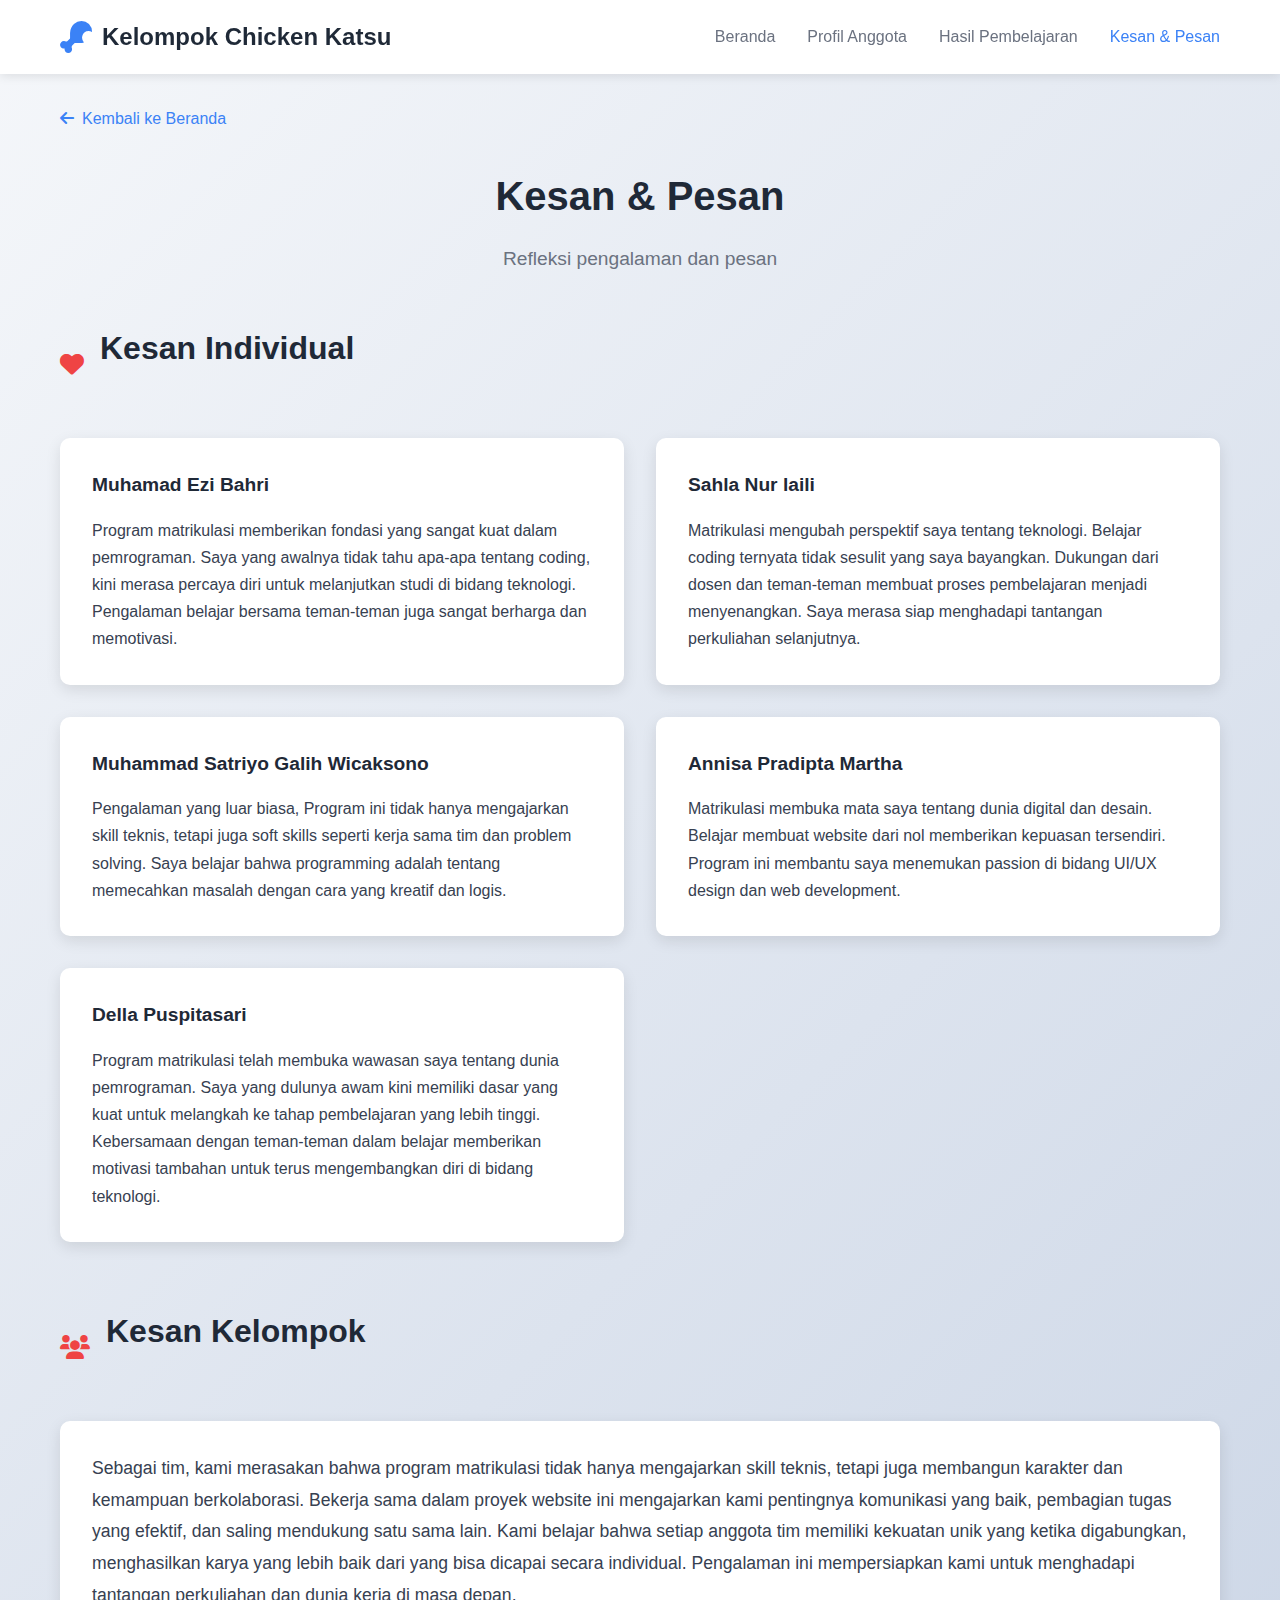
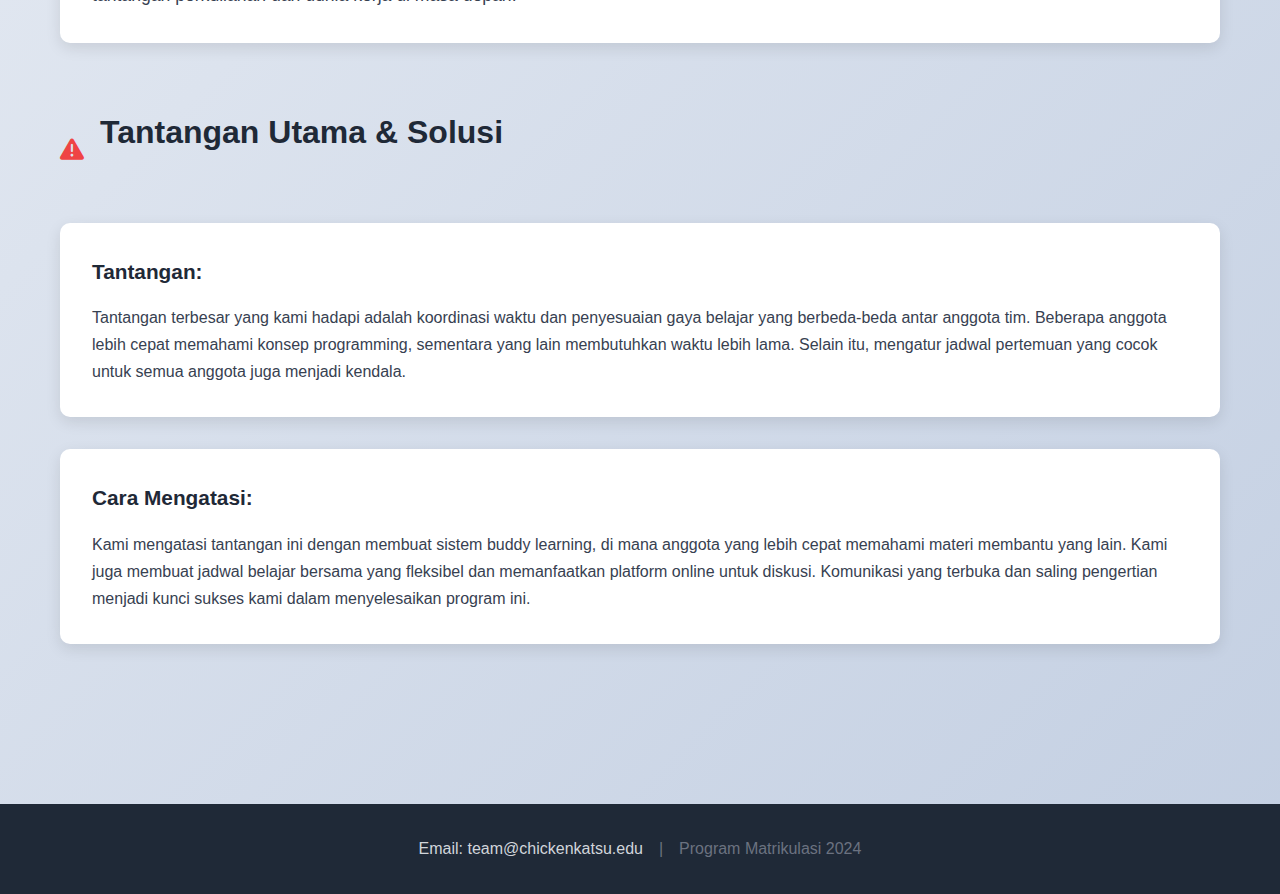
<file: public/kesan-pesan.html>
<!DOCTYPE html> <!-- Menentukan dokumen ini menggunakan HTML5 -->
<html lang="id"> <!-- Awal dokumen HTML dengan bahasa Indonesia -->
<head> <!-- Bagian head berisi metadata dan resource eksternal -->
    <meta charset="UTF-8"> <!-- Mengatur karakter encoding agar mendukung UTF-8 -->
    <meta name="viewport" content="width=device-width, initial-scale=1.0"> <!-- Agar tampilan responsif di mobile -->
    <title>Kesan & Pesan - Tim Matrikulasi Alpha</title> <!-- Judul halaman di tab browser -->
    <link rel="stylesheet" href="styles.css"> <!-- Menghubungkan file CSS utama -->
    <link href="https://cdnjs.cloudflare.com/ajax/libs/font-awesome/6.0.0/css/all.min.css" rel="stylesheet"> <!-- Import ikon dari Font Awesome -->
</head>
<body> <!-- Awal isi halaman -->

    <!-- Header -->
   <header class="header"> <!-- Bagian header website -->
    <div class="container"> <!-- Container agar konten rapi -->
        <div class="nav-brand"> <!-- Bagian logo dan nama kelompok -->
            <i class="fa-solid fa-drumstick-bite"></i> <!-- Ikon paha ayam -->
            <h1>Kelompok Chicken Katsu</h1> <!-- Nama tim -->
        </div>
        <nav class="nav-menu" id="navMenu"> <!-- Navigasi utama -->
            <a href="index.html" class="nav-link">Beranda</a> <!-- Link ke halaman utama -->
            <a href="profil-anggota.html" class="nav-link">Profil Anggota</a> <!-- Link ke profil anggota -->
            <a href="hasil-pembelajaran.html" class="nav-link">Hasil Pembelajaran</a> <!-- Link ke hasil pembelajaran -->
            <a href="kesan-pesan.html" class="nav-link active">Kesan & Pesan</a> <!-- Link aktif ke halaman ini -->
        </nav>
        <div class="mobile-menu-btn" id="mobileMenuBtn"> <!-- Tombol menu versi mobile -->
            <i class="fas fa-bars"></i> <!-- Ikon hamburger menu -->
        </div>
    </div>
    </header>

    <!-- Content -->
    <main class="main-content"> <!-- Bagian konten utama -->
        <div class="container"> <!-- Container agar konten terpusat -->

            <div class="back-link"> <!-- Tombol kembali ke beranda -->
                <a href="index.html">
                    <i class="fas fa-arrow-left"></i> <!-- Ikon panah kiri -->
                    Kembali ke Beranda
                </a>
            </div>

            <div class="page-header"> <!-- Header untuk halaman ini -->
                <h2>Kesan & Pesan</h2> <!-- Judul halaman -->
                <p>Refleksi pengalaman dan pesan</p> <!-- Deskripsi singkat -->
            </div>

            <!-- Individual Impressions -->
            <section class="section"> <!-- Bagian kesan individual -->
                <div class="section-header"> <!-- Judul section -->
                    <i class="fas fa-heart"></i> <!-- Ikon hati -->
                    <h3>Kesan Individual</h3>
                </div>
                <div class="impressions-grid"> <!-- Grid untuk menampilkan kesan tiap anggota -->

                    <div class="impression-card"> <!-- Kesan Ezi -->
                        <h4>Muhamad Ezi Bahri</h4>
                        <p>Program matrikulasi memberikan fondasi yang sangat kuat dalam pemrograman. Saya yang awalnya tidak tahu apa-apa tentang coding, kini merasa percaya diri untuk melanjutkan studi di bidang teknologi. Pengalaman belajar bersama teman-teman juga sangat berharga dan memotivasi.</p>
                    </div>

                    <div class="impression-card"> <!-- Kesan Sahla -->
                        <h4>Sahla Nur laili</h4>
                        <p>Matrikulasi mengubah perspektif saya tentang teknologi. Belajar coding ternyata tidak sesulit yang saya bayangkan. Dukungan dari dosen dan teman-teman membuat proses pembelajaran menjadi menyenangkan. Saya merasa siap menghadapi tantangan perkuliahan selanjutnya.</p>
                    </div>

                    <div class="impression-card"> <!-- Kesan Galih -->
                        <h4>Muhammad Satriyo Galih Wicaksono</h4>
                        <p>Pengalaman yang luar biasa, Program ini tidak hanya mengajarkan skill teknis, tetapi juga soft skills seperti kerja sama tim dan problem solving. Saya belajar bahwa programming adalah tentang memecahkan masalah dengan cara yang kreatif dan logis.</p>
                    </div>

                    <div class="impression-card"> <!-- Kesan Martha -->
                        <h4>Annisa Pradipta Martha</h4>
                        <p>Matrikulasi membuka mata saya tentang dunia digital dan desain. Belajar membuat website dari nol memberikan kepuasan tersendiri. Program ini membantu saya menemukan passion di bidang UI/UX design dan web development.</p>
                    </div>

                    <div class="impression-card"> <!-- Kesan Della -->
                        <h4>Della Puspitasari</h4>
                        <p>Program matrikulasi telah membuka wawasan saya tentang dunia pemrograman. Saya yang dulunya awam kini memiliki dasar yang kuat untuk melangkah ke tahap pembelajaran yang lebih tinggi. Kebersamaan dengan teman-teman dalam belajar memberikan motivasi tambahan untuk terus mengembangkan diri di bidang teknologi.</p>
                    </div>
                </div>
            </section>

            <!-- Group Impression -->
            <section class="section"> <!-- Bagian kesan kelompok -->
                <div class="section-header">
                    <i class="fas fa-users"></i> <!-- Ikon kelompok -->
                    <h3>Kesan Kelompok</h3>
                </div>
                <div class="group-impression"> <!-- Teks kesan kelompok -->
                    <p>Sebagai tim, kami merasakan bahwa program matrikulasi tidak hanya mengajarkan skill teknis, tetapi juga membangun karakter dan kemampuan berkolaborasi. Bekerja sama dalam proyek website ini mengajarkan kami pentingnya komunikasi yang baik, pembagian tugas yang efektif, dan saling mendukung satu sama lain. Kami belajar bahwa setiap anggota tim memiliki kekuatan unik yang ketika digabungkan, menghasilkan karya yang lebih baik dari yang bisa dicapai secara individual. Pengalaman ini mempersiapkan kami untuk menghadapi tantangan perkuliahan dan dunia kerja di masa depan.</p>
                </div>
            </section>

            <!-- Challenge Section -->
            <section class="section"> <!-- Bagian tantangan dan solusi -->
                <div class="section-header">
                    <i class="fas fa-exclamation-triangle"></i> <!-- Ikon peringatan -->
                    <h3>Tantangan Utama & Solusi</h3>
                </div>
                <div class="challenge-section"> <!-- Container untuk tantangan dan solusi -->

                    <div class="challenge-item"> <!-- Deskripsi tantangan -->
                        <h4>Tantangan:</h4>
                        <p>Tantangan terbesar yang kami hadapi adalah koordinasi waktu dan penyesuaian gaya belajar yang berbeda-beda antar anggota tim. Beberapa anggota lebih cepat memahami konsep programming, sementara yang lain membutuhkan waktu lebih lama. Selain itu, mengatur jadwal pertemuan yang cocok untuk semua anggota juga menjadi kendala.</p>
                    </div>

                    <div class="solution-item"> <!-- Deskripsi solusi -->
                        <h4>Cara Mengatasi:</h4>
                        <p>Kami mengatasi tantangan ini dengan membuat sistem buddy learning, di mana anggota yang lebih cepat memahami materi membantu yang lain. Kami juga membuat jadwal belajar bersama yang fleksibel dan memanfaatkan platform online untuk diskusi. Komunikasi yang terbuka dan saling pengertian menjadi kunci sukses kami dalam menyelesaikan program ini.</p>
                    </div>
                </div>
            </section>
        </div>
    </main>

    <!-- Footer -->
    <footer class="footer"> <!-- Bagian footer -->
        <div class="container">
            <div class="footer-links"> <!-- Link kontak di footer -->
                <a href="mailto:team@matrikulasi.edu">Email: team@chickenkatsu.edu</a> <!-- Link email -->
                <span>|</span> <!-- Pemisah -->
                <span>Program Matrikulasi 2024</span> <!-- Info tambahan -->
            </div>
        </div>
    </footer>
</body>
</html> <!-- Akhir dokumen HTML -->
</file>
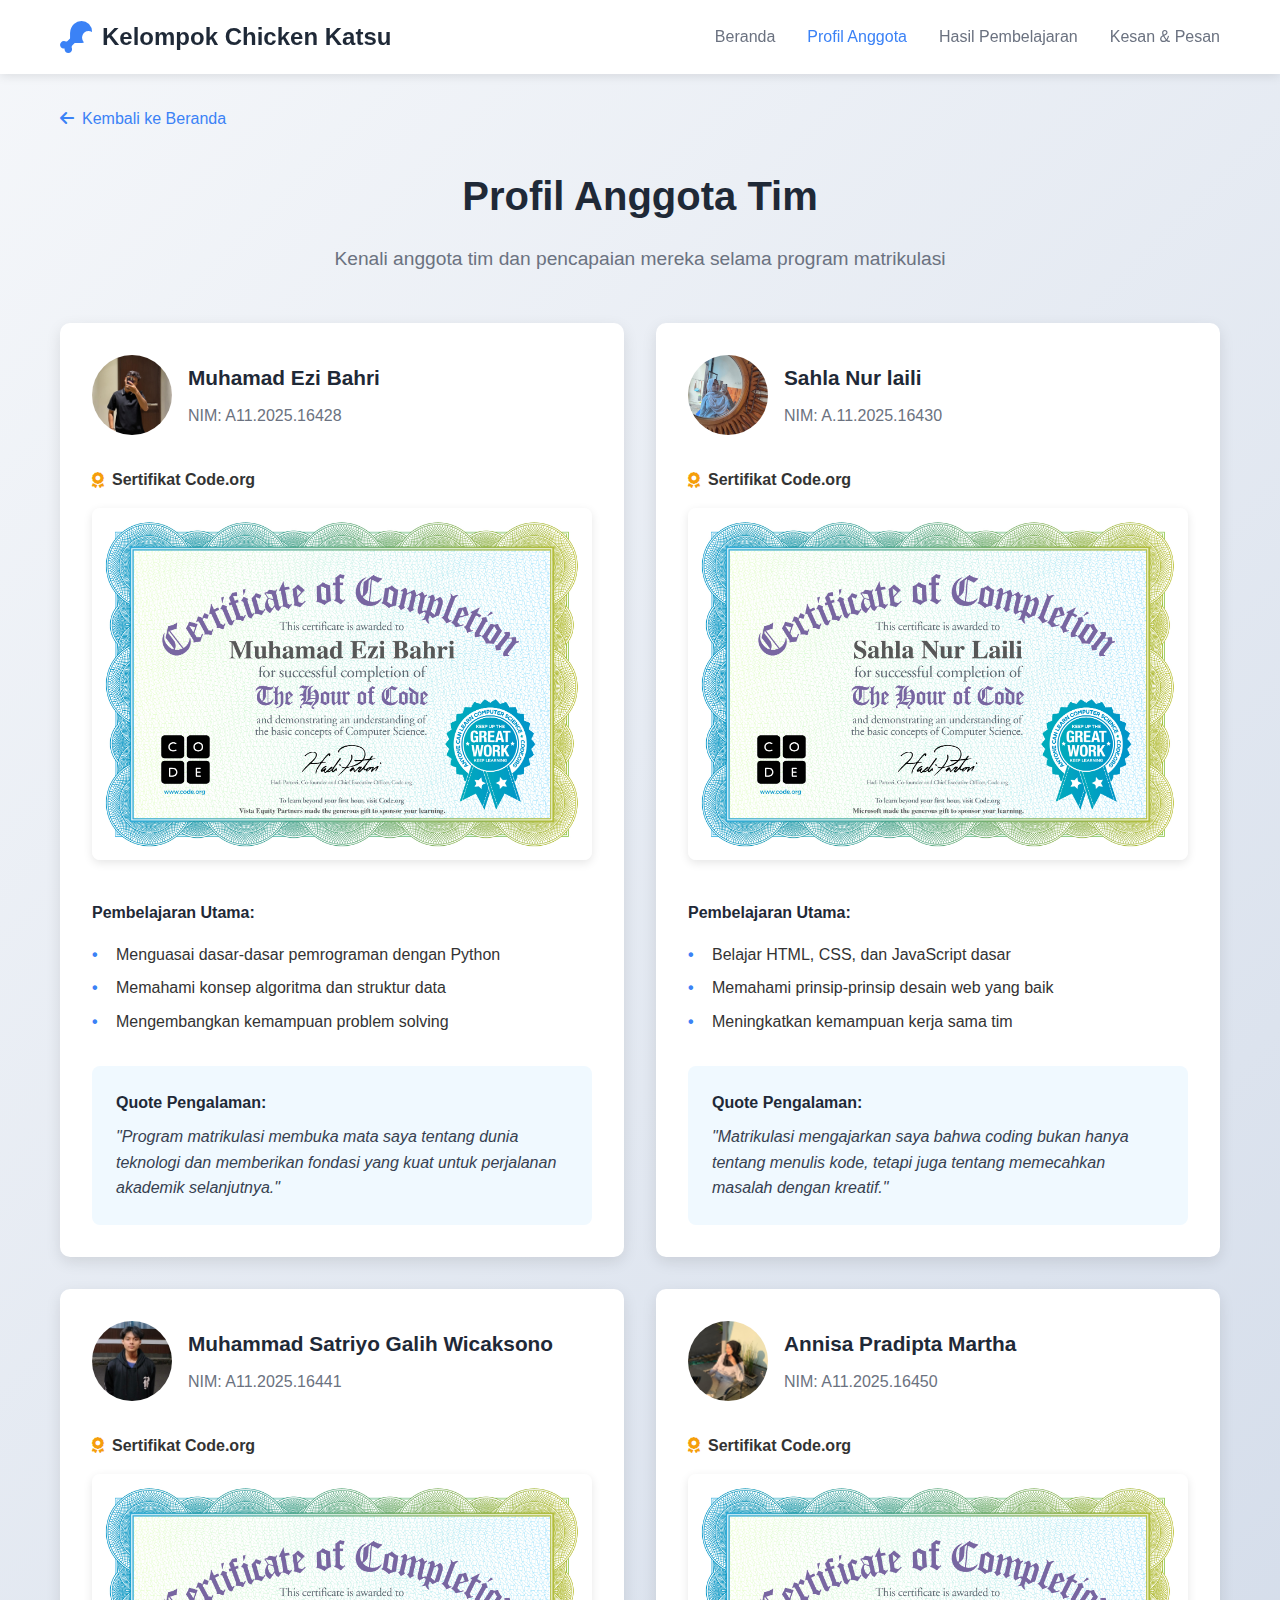
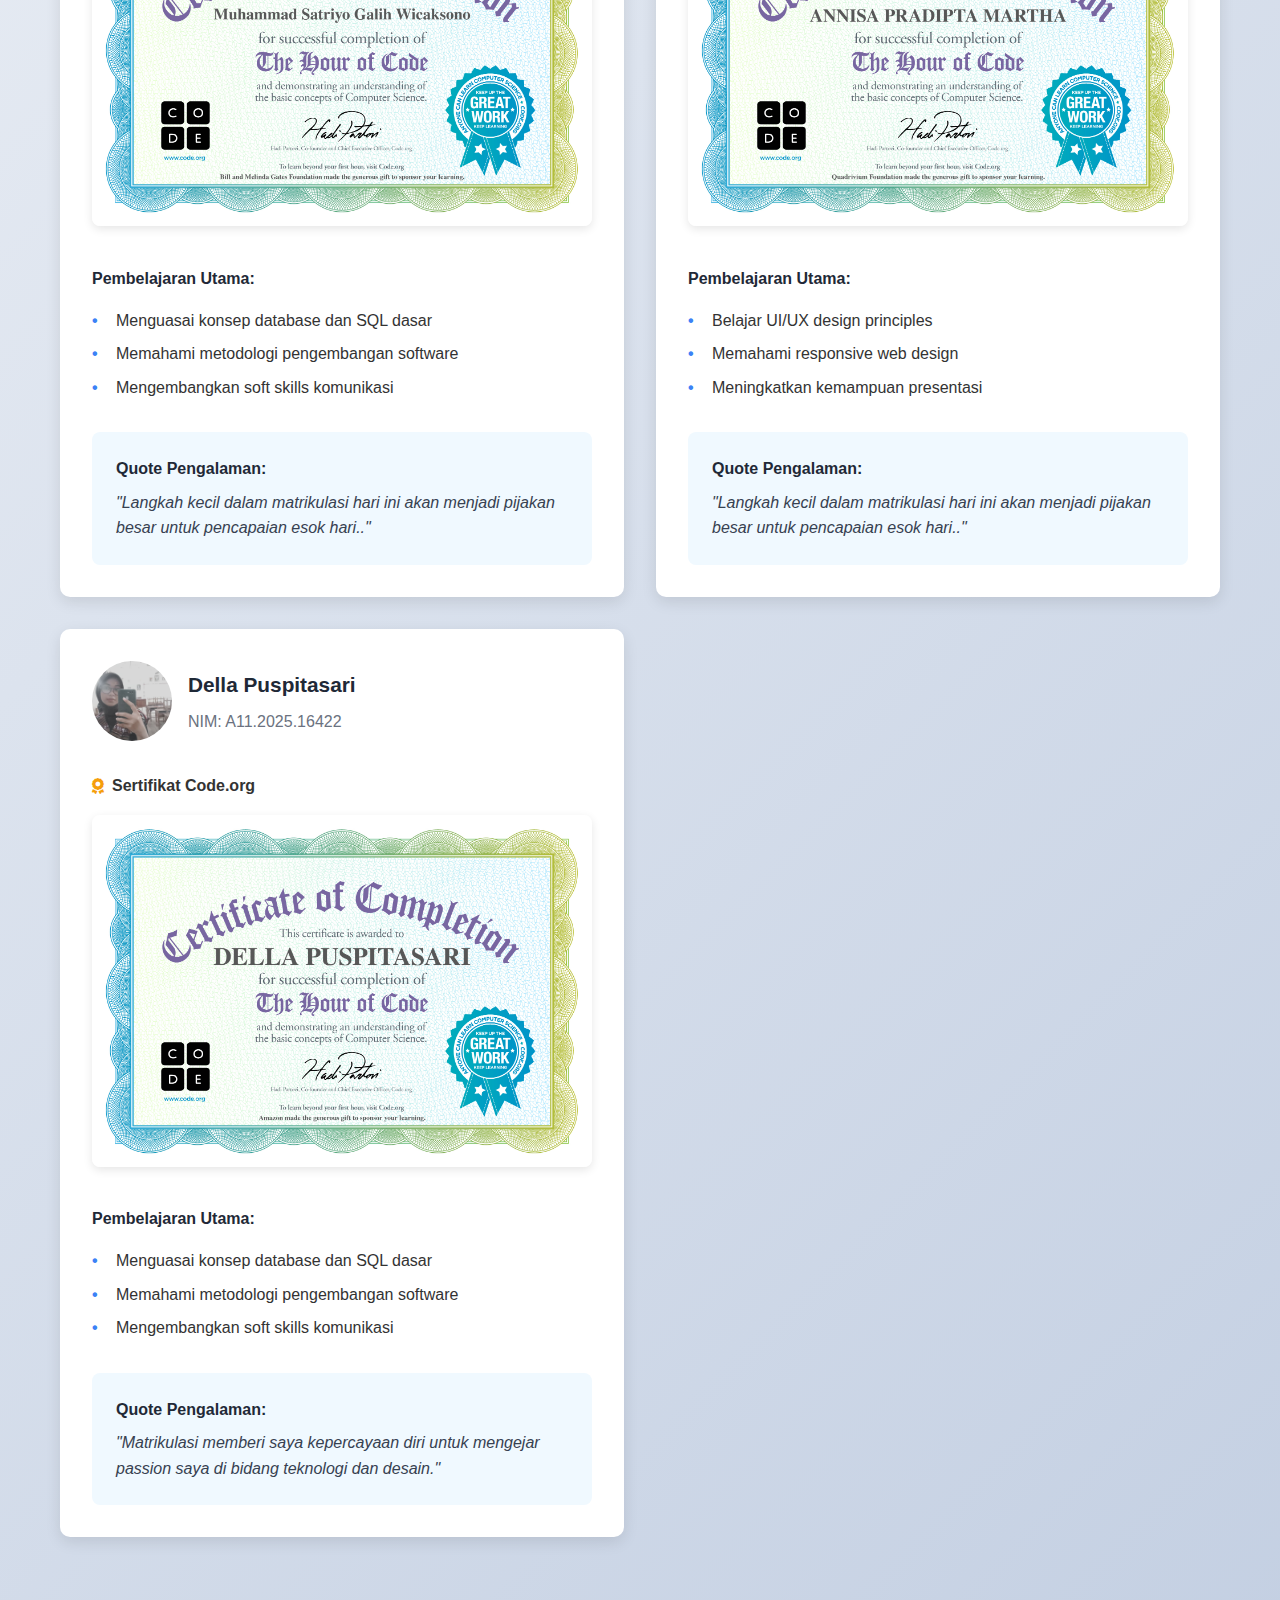
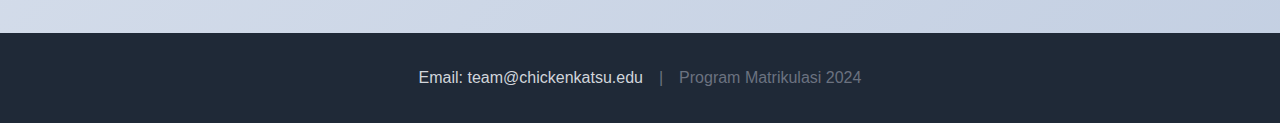
<file: public/profil-anggota.html>
<!DOCTYPE html> <!-- Menentukan dokumen ini adalah HTML5 -->
<html lang="id"> <!-- Awal dokumen HTML, bahasa utama Indonesia -->
<head> <!-- Bagian head berisi metadata dan link resource -->
    <meta charset="UTF-8"> <!-- Mengatur encoding karakter agar mendukung semua karakter -->
    <meta name="viewport" content="width=device-width, initial-scale=1.0"> <!-- Membuat tampilan responsif di perangkat mobile -->
    <title>Profil Anggota - Tim Matrikulasi Alpha</title> <!-- Judul halaman yang tampil di tab browser -->
    <link rel="stylesheet" href="styles.css"> <!-- Menghubungkan file CSS utama -->
    <link href="https://cdnjs.cloudflare.com/ajax/libs/font-awesome/6.0.0/css/all.min.css" rel="stylesheet"> <!-- Mengimpor ikon Font Awesome -->
</head>
<body> <!-- Awal isi halaman -->

   <!-- Header -->
   <header class="header"> <!-- Bagian header website -->
    <div class="container"> <!-- Container untuk merapikan isi -->
        <div class="nav-brand"> <!-- Logo atau brand website -->
            <i class="fa-solid fa-drumstick-bite"></i> <!-- Ikon ayam sebagai logo -->
            <h1>Kelompok Chicken Katsu</h1> <!-- Nama kelompok -->
        </div>
        <nav class="nav-menu" id="navMenu"> <!-- Menu navigasi utama -->
            <a href="index.html" class="nav-link">Beranda</a> <!-- Link ke halaman beranda -->
            <a href="profil-anggota.html" class="nav-link active">Profil Anggota</a> <!-- Link ke halaman profil, aktif -->
            <a href="hasil-pembelajaran.html" class="nav-link">Hasil Pembelajaran</a> <!-- Link ke halaman hasil pembelajaran -->
            <a href="kesan-pesan.html" class="nav-link">Kesan & Pesan</a> <!-- Link ke halaman kesan & pesan -->
        </nav>
        <div class="mobile-menu-btn" id="mobileMenuBtn"> <!-- Tombol menu untuk mobile -->
            <i class="fas fa-bars"></i> <!-- Ikon hamburger menu -->
        </div>
    </div>
    </header>

    <!-- Content -->
    <main class="main-content"> <!-- Konten utama halaman -->
        <div class="container"> <!-- Container agar konten rapi -->
            <div class="back-link"> <!-- Link kembali ke beranda -->
                <a href="index.html"> <!-- Tombol kembali -->
                    <i class="fas fa-arrow-left"></i> <!-- Ikon panah kiri -->
                    Kembali ke Beranda <!-- Teks link -->
                </a>
            </div>

            <div class="page-header"> <!-- Header halaman -->
                <h2>Profil Anggota Tim</h2> <!-- Judul halaman -->
                <p>Kenali anggota tim dan pencapaian mereka selama program matrikulasi</p> <!-- Deskripsi singkat -->
            </div>

            <div class="members-grid"> <!-- Grid berisi kartu anggota tim -->

                <!-- Member 1 -->
                <div class="member-card"> <!-- Kartu profil anggota -->
                    <div class="member-info"> <!-- Bagian info anggota -->
                        <img src="photo/ezy-poto.jpeg" alt="ezy" class="member-photo"> <!-- Foto anggota -->
                        <div class="member-details"> <!-- Detail anggota -->
                            <h3>Muhamad Ezi Bahri</h3> <!-- Nama anggota -->
                            <p>NIM: A11.2025.16428</p> <!-- NIM anggota -->
                        </div>
                    </div>
                    
                    <div class="certificate-section"> <!-- Bagian sertifikat -->
                        <div class="certificate-header"> <!-- Header sertifikat -->
                            <i class="fas fa-award"></i> <!-- Ikon penghargaan -->
                            <h4>Sertifikat Code.org</h4> <!-- Judul sertifikat -->
                        </div>
                        <img src="photo/ezy.jpg" alt="Sertifikat Code.org Ezy" class="certificate-img"> <!-- Gambar sertifikat -->
                    </div>

                    <div class="learning-points"> <!-- Bagian poin pembelajaran -->
                        <h4>Pembelajaran Utama:</h4> <!-- Judul bagian -->
                        <ul> <!-- Daftar poin pembelajaran -->
                            <li>Menguasai dasar-dasar pemrograman dengan Python</li>
                            <li>Memahami konsep algoritma dan struktur data</li>
                            <li>Mengembangkan kemampuan problem solving</li>
                        </ul>
                    </div>

                    <div class="quote-section"> <!-- Bagian kutipan pengalaman -->
                        <h4>Quote Pengalaman:</h4> <!-- Judul bagian -->
                        <p>"Program matrikulasi membuka mata saya tentang dunia teknologi dan memberikan fondasi yang kuat untuk perjalanan akademik selanjutnya."</p> <!-- Kutipan pengalaman -->
                    </div>
                </div>

                <!-- Member 2 -->
                <div class="member-card">
                    <div class="member-info">
                        <img src="photo/sahla-poto.jpeg" alt="Foto Sahla" class="member-photo">
                        <div class="member-details">
                            <h3>Sahla Nur laili</h3>
                            <p>NIM: A.11.2025.16430</p>
                        </div>
                    </div>
                    
                    <div class="certificate-section">
                        <div class="certificate-header">
                            <i class="fas fa-award"></i>
                            <h4>Sertifikat Code.org</h4>
                        </div>
                        <img src="photo/sahla.jpeg" alt="Sertifikat Code.org Sahla" class="certificate-img">
                    </div>

                    <div class="learning-points">
                        <h4>Pembelajaran Utama:</h4>
                        <ul>
                            <li>Belajar HTML, CSS, dan JavaScript dasar</li>
                            <li>Memahami prinsip-prinsip desain web yang baik</li>
                            <li>Meningkatkan kemampuan kerja sama tim</li>
                        </ul>
                    </div>

                    <div class="quote-section">
                        <h4>Quote Pengalaman:</h4>
                        <p>"Matrikulasi mengajarkan saya bahwa coding bukan hanya tentang menulis kode, tetapi juga tentang memecahkan masalah dengan kreatif."</p>
                    </div>
                </div>

                <!-- Member 3 -->
                <div class="member-card">
                    <div class="member-info">
                        <img src="photo/galih-poto.jpeg" alt="Foto Galih" class="member-photo">
                        <div class="member-details">
                            <h3>Muhammad Satriyo Galih Wicaksono</h3>
                            <p>NIM: A11.2025.16441</p>
                        </div>
                    </div>
                    
                    <div class="certificate-section">
                        <div class="certificate-header">
                            <i class="fas fa-award"></i>
                            <h4>Sertifikat Code.org</h4>
                        </div>
                        <img src="photo/galih.jpeg" alt="Sertifikat Code.org Galih" class="certificate-img">
                    </div>

                    <div class="learning-points">
                        <h4>Pembelajaran Utama:</h4>
                        <ul>
                            <li>Menguasai konsep database dan SQL dasar</li>
                            <li>Memahami metodologi pengembangan software</li>
                            <li>Mengembangkan soft skills komunikasi</li>
                        </ul>
                    </div>

                    <div class="quote-section">
                        <h4>Quote Pengalaman:</h4>
                        <p>"Langkah kecil dalam matrikulasi hari ini akan menjadi pijakan besar untuk pencapaian esok hari.."</p>
                    </div>
                </div>

                <!-- Member 4 -->
                <div class="member-card">
                    <div class="member-info">
                        <img src="photo/matha-poto.jpeg" alt="Foto Martha" class="member-photo">
                        <div class="member-details">
                            <h3>Annisa Pradipta Martha</h3>
                            <p>NIM: A11.2025.16450</p>
                        </div>
                    </div>
                    
                    <div class="certificate-section">
                        <div class="certificate-header">
                            <i class="fas fa-award"></i>
                            <h4>Sertifikat Code.org</h4>
                        </div>
                        <img src="photo/martha.jpg" alt="Sertifikat Code.org Martha" class="certificate-img">
                    </div>

                    <div class="learning-points">
                        <h4>Pembelajaran Utama:</h4>
                        <ul>
                            <li>Belajar UI/UX design principles</li>
                            <li>Memahami responsive web design</li>
                            <li>Meningkatkan kemampuan presentasi</li>
                        </ul>
                    </div>
                    <div class="quote-section">
                        <h4>Quote Pengalaman:</h4>
                        <p>"Langkah kecil dalam matrikulasi hari ini akan menjadi pijakan besar untuk pencapaian esok hari.."</p>
                    </div>
                </div>

                <!-- Member 5 -->
                <div class="member-card">
                    <div class="member-info">
                        <img src="photo/Della-poto.jpeg" alt="Foto Della" class="member-photo">
                        <div class="member-details">
                            <h3>Della Puspitasari</h3>
                            <p>NIM: A11.2025.16422</p>
                        </div>
                    </div>
                    
                    <div class="certificate-section">
                        <div class="certificate-header">
                            <i class="fas fa-award"></i>
                            <h4>Sertifikat Code.org</h4>
                        </div>
                        <img src="photo/della.jpeg" alt="Sertifikat Code.org Della" class="certificate-img">
                    </div>

                    <div class="learning-points">
                        <h4>Pembelajaran Utama:</h4>
                        <ul>
                            <li>Menguasai konsep database dan SQL dasar</li>
                            <li>Memahami metodologi pengembangan software</li>
                            <li>Mengembangkan soft skills komunikasi</li>
                        </ul>
                    </div>

                    <div class="quote-section">
                        <h4>Quote Pengalaman:</h4>
                        <p>"Matrikulasi memberi saya kepercayaan diri untuk mengejar passion saya di bidang teknologi dan desain."</p>
                    </div>
                </div>
            </div>
        </div>
    </main>

    <!-- Footer -->
    <footer class="footer"> <!-- Bagian footer -->
        <div class="container"> <!-- Container untuk footer -->
            <div class="footer-links"> <!-- Link di footer -->
                <a href="mailto:team@matrikulasi.edu">Email: team@chickenkatsu.edu</a> <!-- Link email -->
                <span>|</span> <!-- Pemisah -->
                <span>Program Matrikulasi 2024</span> <!-- Info tambahan -->
            </div>
        </div>
    </footer>
</body>
</html> <!-- Akhir dokumen HTML -->
</file>
<file: styles.css>
/* Reset dan Base Styles */
* {
  margin: 0;
  padding: 0;
  box-sizing: border-box;
}

body {
  font-family: "Segoe UI", Tahoma, Geneva, Verdana, sans-serif;
  line-height: 1.6;
  color: #333;
  background: linear-gradient(135deg, #f5f7fa 0%, #c3cfe2 100%);
  min-height: 100vh;
}

.container {
  max-width: 1200px;
  margin: 0 auto;
  padding: 0 20px;
}

/* Header Styles */
.header {
  background: white;
  box-shadow: 0 2px 10px rgba(0, 0, 0, 0.1);
  position: sticky;
  top: 0;
  z-index: 1000;
}

.header .container {
  display: flex;
  justify-content: space-between;
  align-items: center;
  padding: 1rem 20px;
}

.nav-brand {
  display: flex;
  align-items: center;
  gap: 10px;
}

.nav-brand i {
  font-size: 2rem;
  color: #3b82f6;
}

.nav-brand h1 {
  font-size: 1.5rem;
  color: #1f2937;
  font-weight: 700;
}

.nav-menu {
  display: flex;
  gap: 2rem;
}

.nav-link {
  text-decoration: none;
  color: #6b7280;
  font-weight: 500;
  transition: color 0.3s ease;
  padding: 0.5rem 0;
}

.nav-link:hover,
.nav-link.active {
  color: #3b82f6;
}

.mobile-menu-btn {
  display: none;
  font-size: 1.5rem;
  color: #6b7280;
  cursor: pointer;
}

/* Hero Section */
.hero {
  padding: 5rem 0;
  text-align: center;
}

.hero-content h2 {
  font-size: 2.5rem;
  color: #1f2937;
  margin-bottom: 1.5rem;
  font-weight: 700;
}

.hero-content p {
  font-size: 1.2rem;
  color: #6b7280;
  margin-bottom: 3rem;
  max-width: 800px;
  margin-left: auto;
  margin-right: auto;
}

.hero-image {
  margin-bottom: 2rem;
}

.hero-image img {
  max-width: 100%;
  height: auto;
  border-radius: 10px;
  box-shadow: 0 10px 30px rgba(0, 0, 0, 0.2);
}

.feature-cards {
  display: grid;
  grid-template-columns: repeat(auto-fit, minmax(300px, 1fr));
  gap: 2rem;
  margin-top: 3rem;
}

.feature-card {
  background: white;
  padding: 2rem;
  border-radius: 10px;
  box-shadow: 0 5px 15px rgba(0, 0, 0, 0.1);
  text-decoration: none;
  color: inherit;
  transition: transform 0.3s ease, box-shadow 0.3s ease;
}

.feature-card:hover {
  transform: translateY(-5px);
  box-shadow: 0 10px 25px rgba(0, 0, 0, 0.15);
}

.feature-card i {
  font-size: 3rem;
  margin-bottom: 1rem;
  display: block;
}

.feature-card:nth-child(1) i {
  color: #3b82f6;
}
.feature-card:nth-child(2) i {
  color: #10b981;
}
.feature-card:nth-child(3) i {
  color: #8b5cf6;
}

.feature-card h3 {
  font-size: 1.3rem;
  margin-bottom: 1rem;
  color: #1f2937;
}

.feature-card p {
  color: #6b7280;
}

/* Main Content */
.main-content {
  padding: 2rem 0;
  min-height: calc(100vh - 200px);
}

.back-link {
  margin-bottom: 2rem;
}

.back-link a {
  display: inline-flex;
  align-items: center;
  gap: 0.5rem;
  color: #3b82f6;
  text-decoration: none;
  font-weight: 500;
  transition: color 0.3s ease;
}

.back-link a:hover {
  color: #1d4ed8;
}

.page-header {
  text-align: center;
  margin-bottom: 3rem;
}

.page-header h2 {
  font-size: 2.5rem;
  color: #1f2937;
  margin-bottom: 1rem;
}

.page-header p {
  font-size: 1.2rem;
  color: #6b7280;
}

/* Member Cards */
.members-grid {
  display: grid;
  grid-template-columns: repeat(auto-fit, minmax(500px, 1fr));
  gap: 2rem;
}

.member-card {
  background: white;
  border-radius: 10px;
  box-shadow: 0 5px 15px rgba(0, 0, 0, 0.1);
  overflow: hidden;
  padding: 2rem;
}

.member-info {
  display: flex;
  align-items: center;
  margin-bottom: 2rem;
}

.member-photo {
  width: 80px;
  height: 80px;
  border-radius: 50%;
  object-fit: cover;
  margin-right: 1rem;
}

.member-details h3 {
  font-size: 1.3rem;
  color: #1f2937;
  margin-bottom: 0.5rem;
}

.member-details p {
  color: #6b7280;
}

.certificate-section {
  margin-bottom: 2rem;
}

.certificate-header {
  display: flex;
  align-items: center;
  gap: 0.5rem;
  margin-bottom: 1rem;
}

.certificate-header i {
  color: #f59e0b;
}

.certificate-img {
  width: 100%;
  border-radius: 8px;
  box-shadow: 0 3px 10px rgba(0, 0, 0, 0.1);
}

.learning-points {
  margin-bottom: 2rem;
}

.learning-points h4 {
  color: #1f2937;
  margin-bottom: 1rem;
}

.learning-points ul {
  list-style: none;
}

.learning-points li {
  display: flex;
  align-items: flex-start;
  margin-bottom: 0.5rem;
}

.learning-points li::before {
  content: "•";
  color: #3b82f6;
  font-weight: bold;
  width: 1rem;
  margin-right: 0.5rem;
}

.quote-section {
  background: #f0f9ff;
  padding: 1.5rem;
  border-radius: 8px;
}

.quote-section h4 {
  color: #1f2937;
  margin-bottom: 0.5rem;
}

.quote-section p {
  color: #374151;
  font-style: italic;
}

/* Skills Section */
.section {
  margin-bottom: 4rem;
}

.section h3 {
  font-size: 2rem;
  color: #1f2937;
  text-align: center;
  margin-bottom: 2rem;
}

.skills-grid {
  display: grid;
  grid-template-columns: repeat(auto-fit, minmax(400px, 1fr));
  gap: 2rem;
}

.skill-card {
  background: white;
  padding: 2rem;
  border-radius: 10px;
  box-shadow: 0 5px 15px rgba(0, 0, 0, 0.1);
}

.skill-card i {
  font-size: 2rem;
  color: #3b82f6;
  margin-bottom: 1rem;
}

.skill-info {
  display: flex;
  justify-content: space-between;
  align-items: center;
  margin-bottom: 1rem;
}

.skill-info h4 {
  color: #1f2937;
  font-size: 1.2rem;
}

.skill-level {
  padding: 0.25rem 0.75rem;
  border-radius: 20px;
  font-size: 0.8rem;
  font-weight: 500;
}

.skill-level.intermediate {
  background: #dbeafe;
  color: #1d4ed8;
}

.skill-level.advanced {
  background: #d1fae5;
  color: #065f46;
}

/* Achievements */
.achievements-list {
  display: flex;
  flex-direction: column;
  gap: 2rem;
}

.achievement-item {
  background: white;
  padding: 2rem;
  border-radius: 10px;
  box-shadow: 0 5px 15px rgba(0, 0, 0, 0.1);
  display: flex;
  align-items: flex-start;
  gap: 1.5rem;
}

.achievement-number {
  width: 40px;
  height: 40px;
  background: #10b981;
  color: white;
  border-radius: 50%;
  display: flex;
  align-items: center;
  justify-content: center;
  font-weight: bold;
  flex-shrink: 0;
}

.achievement-content h4 {
  color: #1f2937;
  margin-bottom: 0.5rem;
  font-size: 1.2rem;
}

.achievement-content p {
  color: #6b7280;
}

/* Timeline */
.timeline {
  background: white;
  border-radius: 10px;
  box-shadow: 0 5px 15px rgba(0, 0, 0, 0.1);
  padding: 2rem;
}

.timeline-item {
  display: flex;
  align-items: flex-start;
  gap: 1.5rem;
  margin-bottom: 2rem;
}

.timeline-item:last-child {
  margin-bottom: 0;
}

.timeline-icon {
  width: 50px;
  height: 50px;
  background: #3b82f6;
  color: white;
  border-radius: 50%;
  display: flex;
  align-items: center;
  justify-content: center;
  flex-shrink: 0;
}

.timeline-week {
  background: #dbeafe;
  color: #1d4ed8;
  padding: 0.25rem 0.75rem;
  border-radius: 20px;
  font-size: 0.8rem;
  font-weight: 500;
  margin-bottom: 0.5rem;
  display: inline-block;
}

.timeline-content h4 {
  color: #1f2937;
  margin-bottom: 0.5rem;
  font-size: 1.2rem;
}

.timeline-content p {
  color: #6b7280;
}

/* Impressions */
.section-header {
  display: flex;
  align-items: center;
  gap: 1rem;
  margin-bottom: 2rem;
}

.section-header i {
  font-size: 1.5rem;
}

.section-header:nth-of-type(1) i {
  color: #ef4444;
}
.section-header:nth-of-type(2) i {
  color: #3b82f6;
}
.section-header:nth-of-type(3) i {
  color: #f59e0b;
}
.section-header:nth-of-type(4) i {
  color: #10b981;
}

.impressions-grid {
  display: grid;
  grid-template-columns: repeat(auto-fit, minmax(400px, 1fr));
  gap: 2rem;
}

.impression-card {
  background: white;
  padding: 2rem;
  border-radius: 10px;
  box-shadow: 0 5px 15px rgba(0, 0, 0, 0.1);
}

.impression-card h4 {
  color: #1f2937;
  margin-bottom: 1rem;
  font-size: 1.2rem;
}

.impression-card p {
  color: #374151;
  line-height: 1.7;
}

.group-impression {
  background: white;
  padding: 2rem;
  border-radius: 10px;
  box-shadow: 0 5px 15px rgba(0, 0, 0, 0.1);
}

.group-impression p {
  color: #374151;
  font-size: 1.1rem;
  line-height: 1.8;
}

/* Challenge Section */
.challenge-section {
  display: grid;
  gap: 2rem;
}

.challenge-item,
.solution-item {
  background: white;
  padding: 2rem;
  border-radius: 10px;
  box-shadow: 0 5px 15px rgba(0, 0, 0, 0.1);
}

.challenge-item h4,
.solution-item h4 {
  color: #1f2937;
  margin-bottom: 1rem;
  font-size: 1.3rem;
}

.challenge-item p,
.solution-item p {
  color: #374151;
  line-height: 1.7;
}

/* Message Section */
.message-section {
  background: linear-gradient(135deg, #3b82f6 0%, #8b5cf6 100%);
  border-radius: 10px;
  box-shadow: 0 5px 15px rgba(0, 0, 0, 0.1);
  padding: 3rem;
  text-align: center;
  color: white;
}

.message-content h4 {
  font-size: 1.5rem;
  margin-bottom: 1.5rem;
}

.message-content p {
  font-size: 1.1rem;
  line-height: 1.8;
  margin-bottom: 1.5rem;
}

.message-emoji {
  font-size: 1.3rem;
  font-weight: 600;
}

/* Footer */
.footer {
  background: #1f2937;
  color: white;
  padding: 2rem 0;
  text-align: center;
  margin-top: 4rem;
}

.footer p {
  margin-bottom: 1rem;
}

.footer-links {
  display: flex;
  justify-content: center;
  align-items: center;
  gap: 1rem;
  flex-wrap: wrap;
}

.footer-links a {
  color: #d1d5db;
  text-decoration: none;
  transition: color 0.3s ease;
}

.footer-links a:hover {
  color: white;
}

.footer-links span {
  color: #6b7280;
}

/* Responsive Design */
@media (max-width: 768px) {
  .nav-menu {
    display: none;
    position: absolute;
    top: 100%;
    left: 0;
    right: 0;
    background: white;
    flex-direction: column;
    padding: 1rem;
    box-shadow: 0 2px 10px rgba(0, 0, 0, 0.1);
  }

  .nav-menu.active {
    display: flex;
  }

  .mobile-menu-btn {
    display: block;
  }

  .hero-content h2 {
    font-size: 2rem;
  }

  .hero-content p {
    font-size: 1rem;
  }

  .feature-cards {
    grid-template-columns: 1fr;
  }

  .members-grid {
    grid-template-columns: 1fr;
  }

  .skills-grid {
    grid-template-columns: 1fr;
  }

  .impressions-grid {
    grid-template-columns: 1fr;
  }

  .achievement-item {
    flex-direction: column;
    text-align: center;
  }

  .timeline-item {
    flex-direction: column;
    text-align: center;
  }

  .page-header h2 {
    font-size: 2rem;
  }

  .message-section {
    padding: 2rem;
  }

  .footer-links {
    flex-direction: column;
    gap: 0.5rem;
  }
}

@media (max-width: 480px) {
  .container {
    padding: 0 15px;
  }

  .hero {
    padding: 3rem 0;
  }

  .hero-content h2 {
    font-size: 1.8rem;
  }

  .member-card,
  .skill-card,
  .impression-card,
  .achievement-item,
  .challenge-item,
  .solution-item {
    padding: 1.5rem;
  }

  .message-section {
    padding: 1.5rem;
  }
}
</file>
<file: public/styles.css>
/* Reset dan Base Styles */
* {
  margin: 0;
  padding: 0;
  box-sizing: border-box;
}

body {
  font-family: "Segoe UI", Tahoma, Geneva, Verdana, sans-serif;
  line-height: 1.6;
  color: #333;
  background: linear-gradient(135deg, #f5f7fa 0%, #c3cfe2 100%);
  min-height: 100vh;
}

.container {
  max-width: 1200px;
  margin: 0 auto;
  padding: 0 20px;
}

/* Header Styles */
.header {
  background: white;
  box-shadow: 0 2px 10px rgba(0, 0, 0, 0.1);
  position: sticky;
  top: 0;
  z-index: 1000;
}

.header .container {
  display: flex;
  justify-content: space-between;
  align-items: center;
  padding: 1rem 20px;
}

.nav-brand {
  display: flex;
  align-items: center;
  gap: 10px;
}

.nav-brand i {
  font-size: 2rem;
  color: #3b82f6;
}

.nav-brand h1 {
  font-size: 1.5rem;
  color: #1f2937;
  font-weight: 700;
}

.nav-menu {
  display: flex;
  gap: 2rem;
}

.nav-link {
  text-decoration: none;
  color: #6b7280;
  font-weight: 500;
  transition: color 0.3s ease;
  padding: 0.5rem 0;
}

.nav-link:hover,
.nav-link.active {
  color: #3b82f6;
}

.mobile-menu-btn {
  display: none;
  font-size: 1.5rem;
  color: #6b7280;
  cursor: pointer;
}

/* Hero Section */
.hero {
  padding: 5rem 0;
  text-align: center;
}

.hero-content h2 {
  font-size: 2.5rem;
  color: #1f2937;
  margin-bottom: 1.5rem;
  font-weight: 700;
}

.hero-content p {
  font-size: 1.2rem;
  color: #6b7280;
  margin-bottom: 3rem;
  max-width: 800px;
  margin-left: auto;
  margin-right: auto;
}

.hero-image {
  margin-bottom: 2rem;
}

.hero-image img {
  max-width: 100%;
  height: auto;
  border-radius: 10px;
  box-shadow: 0 10px 30px rgba(0, 0, 0, 0.2);
}

.feature-cards {
  display: grid;
  grid-template-columns: repeat(auto-fit, minmax(300px, 1fr));
  gap: 2rem;
  margin-top: 3rem;
}

.feature-card {
  background: white;
  padding: 2rem;
  border-radius: 10px;
  box-shadow: 0 5px 15px rgba(0, 0, 0, 0.1);
  text-decoration: none;
  color: inherit;
  transition: transform 0.3s ease, box-shadow 0.3s ease;
}

.feature-card:hover {
  transform: translateY(-5px);
  box-shadow: 0 10px 25px rgba(0, 0, 0, 0.15);
}

.feature-card i {
  font-size: 3rem;
  margin-bottom: 1rem;
  display: block;
}

.feature-card:nth-child(1) i {
  color: #3b82f6;
}
.feature-card:nth-child(2) i {
  color: #10b981;
}
.feature-card:nth-child(3) i {
  color: #8b5cf6;
}

.feature-card h3 {
  font-size: 1.3rem;
  margin-bottom: 1rem;
  color: #1f2937;
}

.feature-card p {
  color: #6b7280;
}

/* Main Content */
.main-content {
  padding: 2rem 0;
  min-height: calc(100vh - 200px);
}

.back-link {
  margin-bottom: 2rem;
}

.back-link a {
  display: inline-flex;
  align-items: center;
  gap: 0.5rem;
  color: #3b82f6;
  text-decoration: none;
  font-weight: 500;
  transition: color 0.3s ease;
}

.back-link a:hover {
  color: #1d4ed8;
}

.page-header {
  text-align: center;
  margin-bottom: 3rem;
}

.page-header h2 {
  font-size: 2.5rem;
  color: #1f2937;
  margin-bottom: 1rem;
}

.page-header p {
  font-size: 1.2rem;
  color: #6b7280;
}

/* Member Cards */
.members-grid {
  display: grid;
  grid-template-columns: repeat(auto-fit, minmax(500px, 1fr));
  gap: 2rem;
}

.member-card {
  background: white;
  border-radius: 10px;
  box-shadow: 0 5px 15px rgba(0, 0, 0, 0.1);
  overflow: hidden;
  padding: 2rem;
}

.member-info {
  display: flex;
  align-items: center;
  margin-bottom: 2rem;
}

.member-photo {
  width: 80px;
  height: 80px;
  border-radius: 50%;
  object-fit: cover;
  margin-right: 1rem;
}

.member-details h3 {
  font-size: 1.3rem;
  color: #1f2937;
  margin-bottom: 0.5rem;
}

.member-details p {
  color: #6b7280;
}

.certificate-section {
  margin-bottom: 2rem;
}

.certificate-header {
  display: flex;
  align-items: center;
  gap: 0.5rem;
  margin-bottom: 1rem;
}

.certificate-header i {
  color: #f59e0b;
}

.certificate-img {
  width: 100%;
  border-radius: 8px;
  box-shadow: 0 3px 10px rgba(0, 0, 0, 0.1);
}

.learning-points {
  margin-bottom: 2rem;
}

.learning-points h4 {
  color: #1f2937;
  margin-bottom: 1rem;
}

.learning-points ul {
  list-style: none;
}

.learning-points li {
  display: flex;
  align-items: flex-start;
  margin-bottom: 0.5rem;
}

.learning-points li::before {
  content: "•";
  color: #3b82f6;
  font-weight: bold;
  width: 1rem;
  margin-right: 0.5rem;
}

.quote-section {
  background: #f0f9ff;
  padding: 1.5rem;
  border-radius: 8px;
}

.quote-section h4 {
  color: #1f2937;
  margin-bottom: 0.5rem;
}

.quote-section p {
  color: #374151;
  font-style: italic;
}

/* Skills Section */
.section {
  margin-bottom: 4rem;
}

.section h3 {
  font-size: 2rem;
  color: #1f2937;
  text-align: center;
  margin-bottom: 2rem;
}

.skills-grid {
  display: grid;
  grid-template-columns: repeat(auto-fit, minmax(400px, 1fr));
  gap: 2rem;
}

.skill-card {
  background: white;
  padding: 2rem;
  border-radius: 10px;
  box-shadow: 0 5px 15px rgba(0, 0, 0, 0.1);
}

.skill-card i {
  font-size: 2rem;
  color: #3b82f6;
  margin-bottom: 1rem;
}

.skill-info {
  display: flex;
  justify-content: space-between;
  align-items: center;
  margin-bottom: 1rem;
}

.skill-info h4 {
  color: #1f2937;
  font-size: 1.2rem;
}

.skill-level {
  padding: 0.25rem 0.75rem;
  border-radius: 20px;
  font-size: 0.8rem;
  font-weight: 500;
}

.skill-level.intermediate {
  background: #dbeafe;
  color: #1d4ed8;
}

.skill-level.advanced {
  background: #d1fae5;
  color: #065f46;
}

/* Achievements */
.achievements-list {
  display: flex;
  flex-direction: column;
  gap: 2rem;
}

.achievement-item {
  background: white;
  padding: 2rem;
  border-radius: 10px;
  box-shadow: 0 5px 15px rgba(0, 0, 0, 0.1);
  display: flex;
  align-items: flex-start;
  gap: 1.5rem;
}

.achievement-number {
  width: 40px;
  height: 40px;
  background: #10b981;
  color: white;
  border-radius: 50%;
  display: flex;
  align-items: center;
  justify-content: center;
  font-weight: bold;
  flex-shrink: 0;
}

.achievement-content h4 {
  color: #1f2937;
  margin-bottom: 0.5rem;
  font-size: 1.2rem;
}

.achievement-content p {
  color: #6b7280;
}

/* Timeline */
.timeline {
  background: white;
  border-radius: 10px;
  box-shadow: 0 5px 15px rgba(0, 0, 0, 0.1);
  padding: 2rem;
}

.timeline-item {
  display: flex;
  align-items: flex-start;
  gap: 1.5rem;
  margin-bottom: 2rem;
}

.timeline-item:last-child {
  margin-bottom: 0;
}

.timeline-icon {
  width: 50px;
  height: 50px;
  background: #3b82f6;
  color: white;
  border-radius: 50%;
  display: flex;
  align-items: center;
  justify-content: center;
  flex-shrink: 0;
}

.timeline-week {
  background: #dbeafe;
  color: #1d4ed8;
  padding: 0.25rem 0.75rem;
  border-radius: 20px;
  font-size: 0.8rem;
  font-weight: 500;
  margin-bottom: 0.5rem;
  display: inline-block;
}

.timeline-content h4 {
  color: #1f2937;
  margin-bottom: 0.5rem;
  font-size: 1.2rem;
}

.timeline-content p {
  color: #6b7280;
}

/* Impressions */
.section-header {
  display: flex;
  align-items: center;
  gap: 1rem;
  margin-bottom: 2rem;
}

.section-header i {
  font-size: 1.5rem;
}

.section-header:nth-of-type(1) i {
  color: #ef4444;
}
.section-header:nth-of-type(2) i {
  color: #3b82f6;
}
.section-header:nth-of-type(3) i {
  color: #f59e0b;
}
.section-header:nth-of-type(4) i {
  color: #10b981;
}

.impressions-grid {
  display: grid;
  grid-template-columns: repeat(auto-fit, minmax(400px, 1fr));
  gap: 2rem;
}

.impression-card {
  background: white;
  padding: 2rem;
  border-radius: 10px;
  box-shadow: 0 5px 15px rgba(0, 0, 0, 0.1);
}

.impression-card h4 {
  color: #1f2937;
  margin-bottom: 1rem;
  font-size: 1.2rem;
}

.impression-card p {
  color: #374151;
  line-height: 1.7;
}

.group-impression {
  background: white;
  padding: 2rem;
  border-radius: 10px;
  box-shadow: 0 5px 15px rgba(0, 0, 0, 0.1);
}

.group-impression p {
  color: #374151;
  font-size: 1.1rem;
  line-height: 1.8;
}

/* Challenge Section */
.challenge-section {
  display: grid;
  gap: 2rem;
}

.challenge-item,
.solution-item {
  background: white;
  padding: 2rem;
  border-radius: 10px;
  box-shadow: 0 5px 15px rgba(0, 0, 0, 0.1);
}

.challenge-item h4,
.solution-item h4 {
  color: #1f2937;
  margin-bottom: 1rem;
  font-size: 1.3rem;
}

.challenge-item p,
.solution-item p {
  color: #374151;
  line-height: 1.7;
}

/* Message Section */
.message-section {
  background: linear-gradient(135deg, #3b82f6 0%, #8b5cf6 100%);
  border-radius: 10px;
  box-shadow: 0 5px 15px rgba(0, 0, 0, 0.1);
  padding: 3rem;
  text-align: center;
  color: white;
}

.message-content h4 {
  font-size: 1.5rem;
  margin-bottom: 1.5rem;
}

.message-content p {
  font-size: 1.1rem;
  line-height: 1.8;
  margin-bottom: 1.5rem;
}

.message-emoji {
  font-size: 1.3rem;
  font-weight: 600;
}

/* Footer */
.footer {
  background: #1f2937;
  color: white;
  padding: 2rem 0;
  text-align: center;
  margin-top: 4rem;
}

.footer p {
  margin-bottom: 1rem;
}

.footer-links {
  display: flex;
  justify-content: center;
  align-items: center;
  gap: 1rem;
  flex-wrap: wrap;
}

.footer-links a {
  color: #d1d5db;
  text-decoration: none;
  transition: color 0.3s ease;
}

.footer-links a:hover {
  color: white;
}

.footer-links span {
  color: #6b7280;
}

/* Responsive Design */
@media (max-width: 768px) {
  .nav-menu {
    display: none;
    position: absolute;
    top: 100%;
    left: 0;
    right: 0;
    background: white;
    flex-direction: column;
    padding: 1rem;
    box-shadow: 0 2px 10px rgba(0, 0, 0, 0.1);
  }

  .nav-menu.active {
    display: flex;
  }

  .mobile-menu-btn {
    display: block;
  }

  .hero-content h2 {
    font-size: 2rem;
  }

  .hero-content p {
    font-size: 1rem;
  }

  .feature-cards {
    grid-template-columns: 1fr;
  }

  .members-grid {
    grid-template-columns: 1fr;
  }

  .skills-grid {
    grid-template-columns: 1fr;
  }

  .impressions-grid {
    grid-template-columns: 1fr;
  }

  .achievement-item {
    flex-direction: column;
    text-align: center;
  }

  .timeline-item {
    flex-direction: column;
    text-align: center;
  }

  .page-header h2 {
    font-size: 2rem;
  }

  .message-section {
    padding: 2rem;
  }

  .footer-links {
    flex-direction: column;
    gap: 0.5rem;
  }
}

@media (max-width: 480px) {
  .container {
    padding: 0 15px;
  }

  .hero {
    padding: 3rem 0;
  }

  .hero-content h2 {
    font-size: 1.8rem;
  }

  .member-card,
  .skill-card,
  .impression-card,
  .achievement-item,
  .challenge-item,
  .solution-item {
    padding: 1.5rem;
  }

  .message-section {
    padding: 1.5rem;
  }
}
</file>
